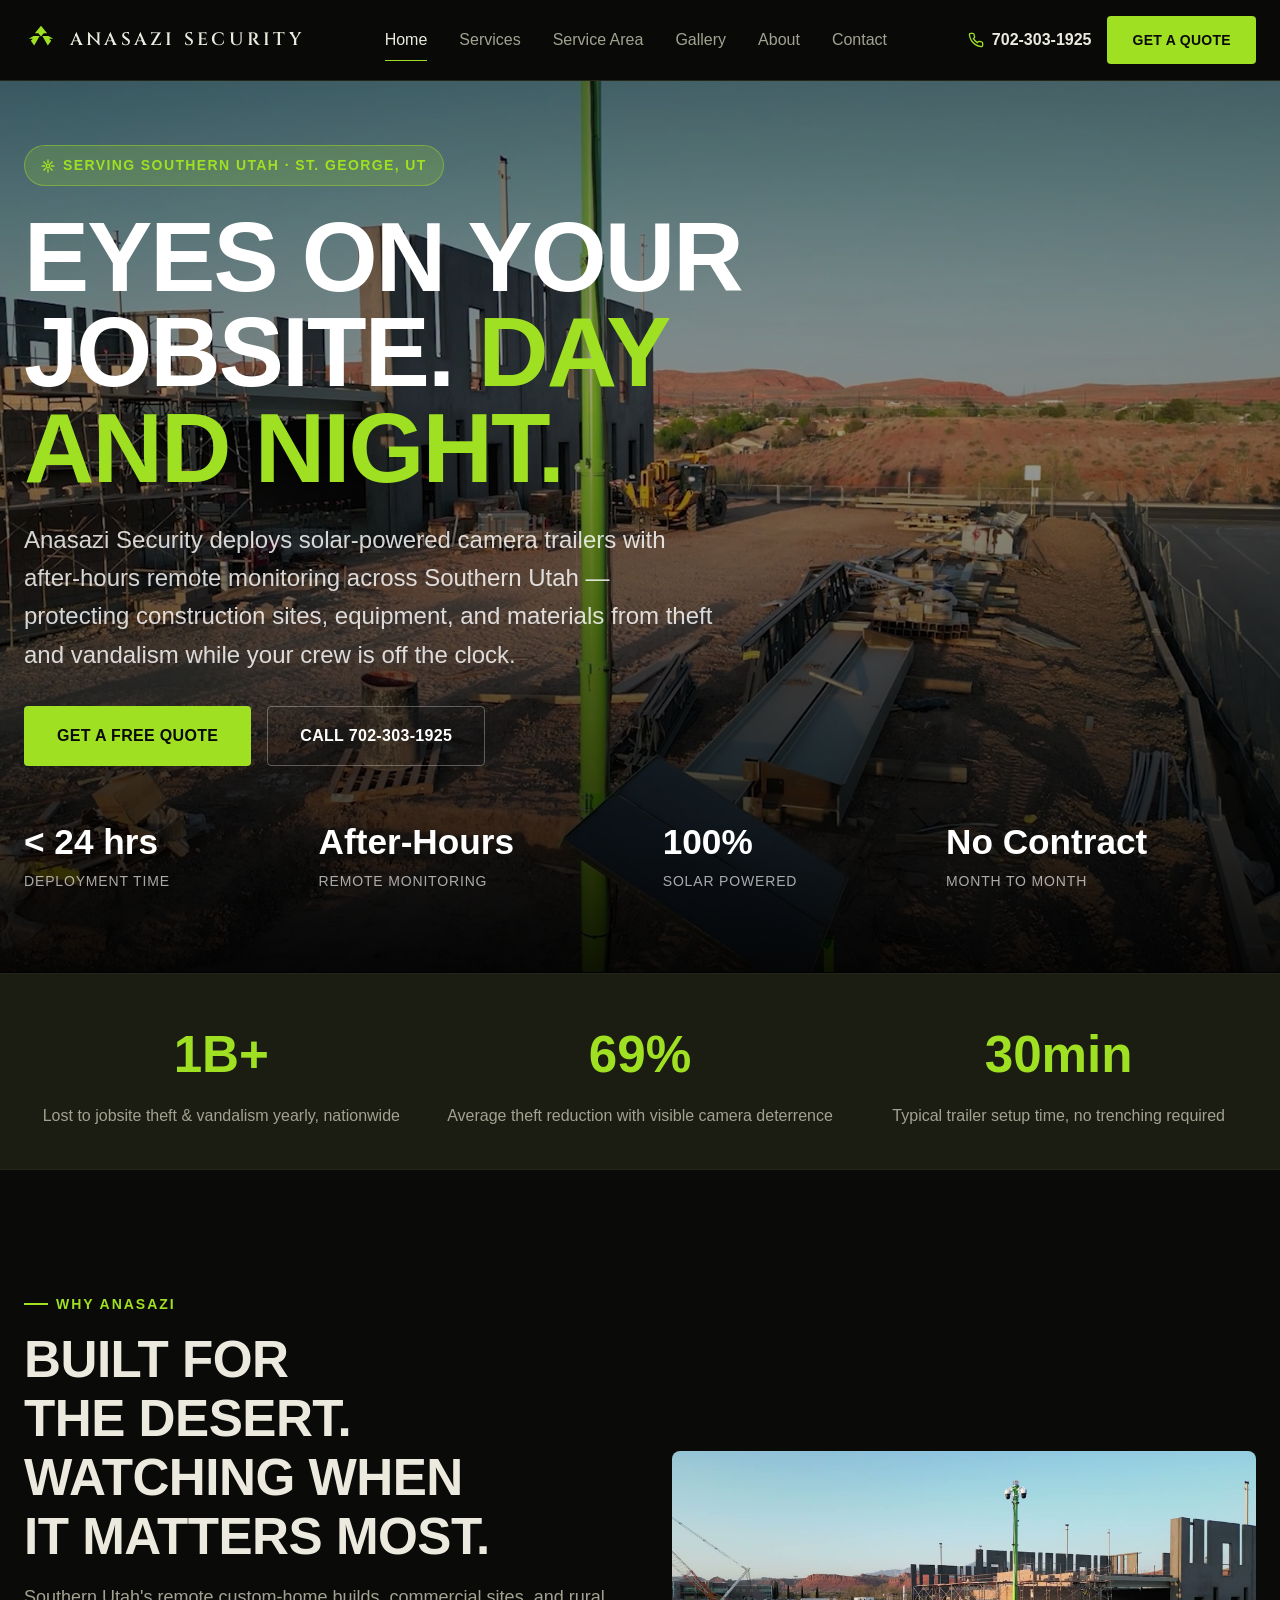
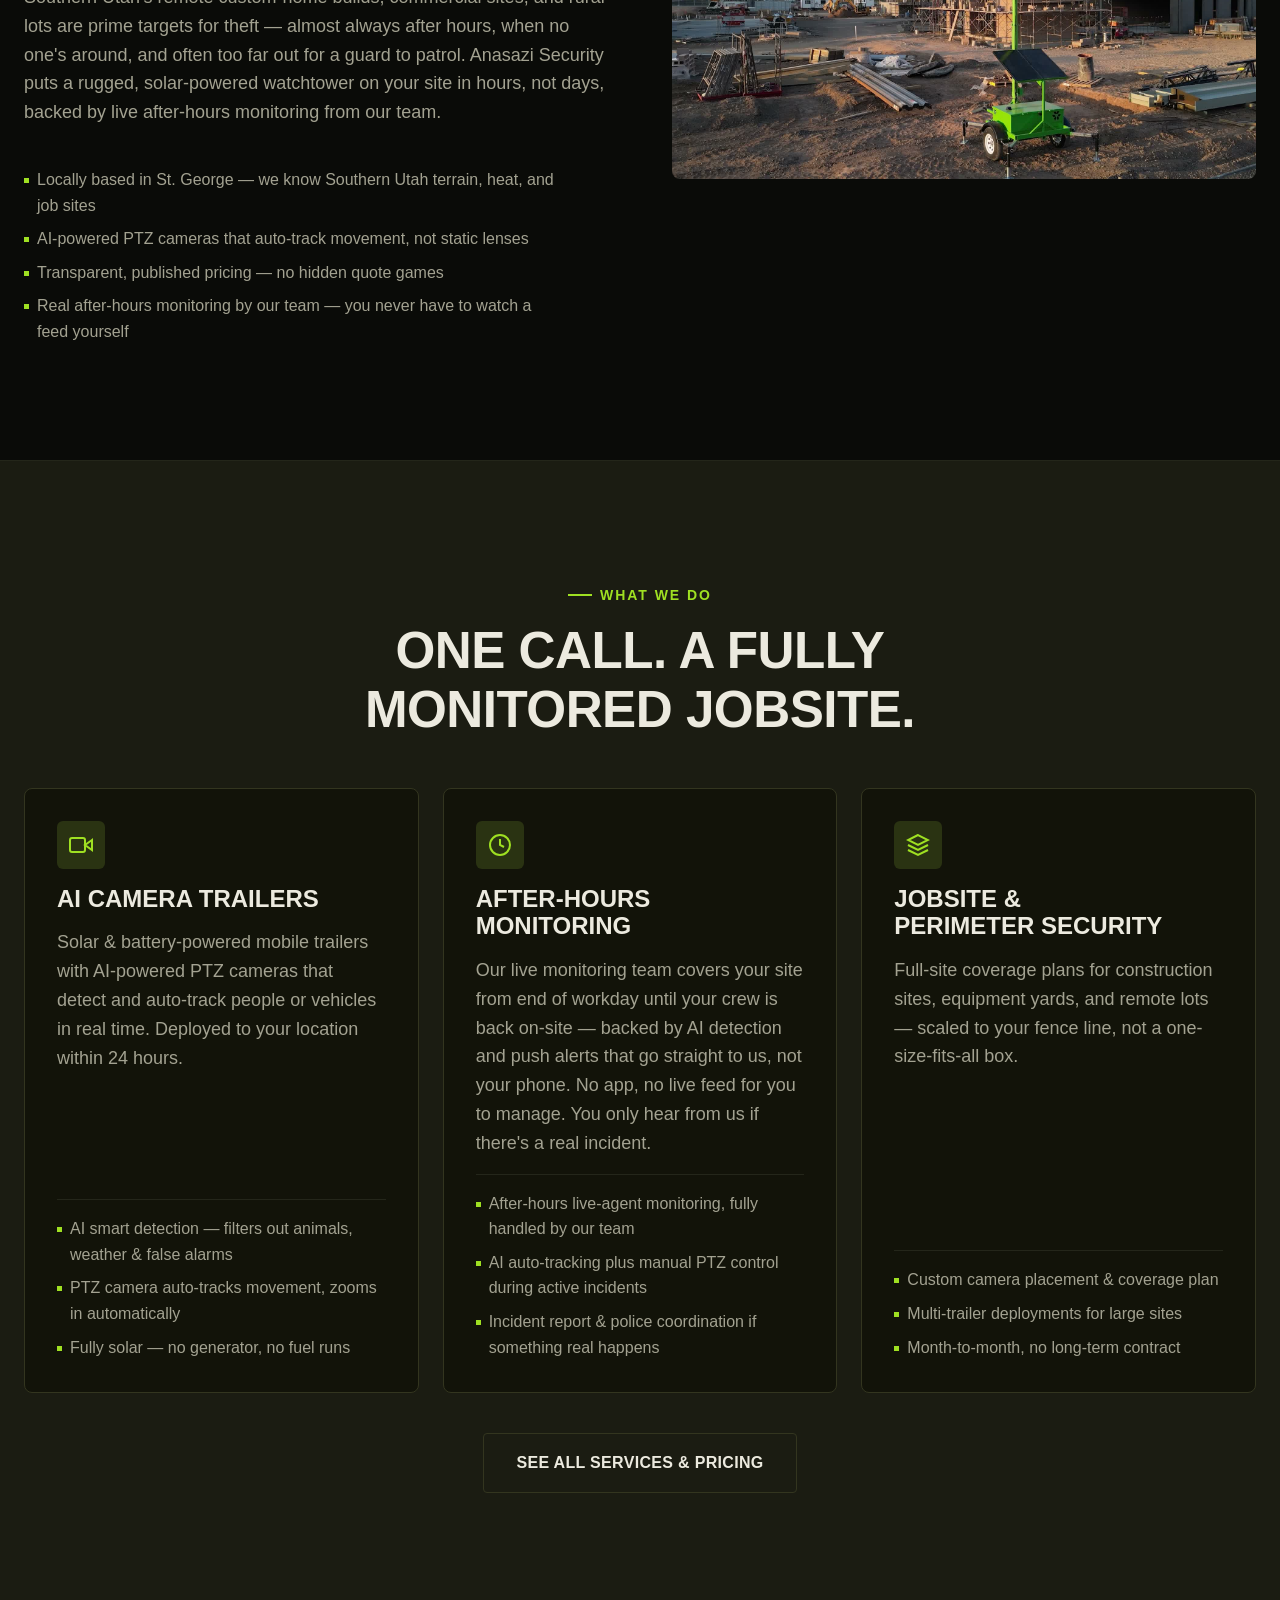
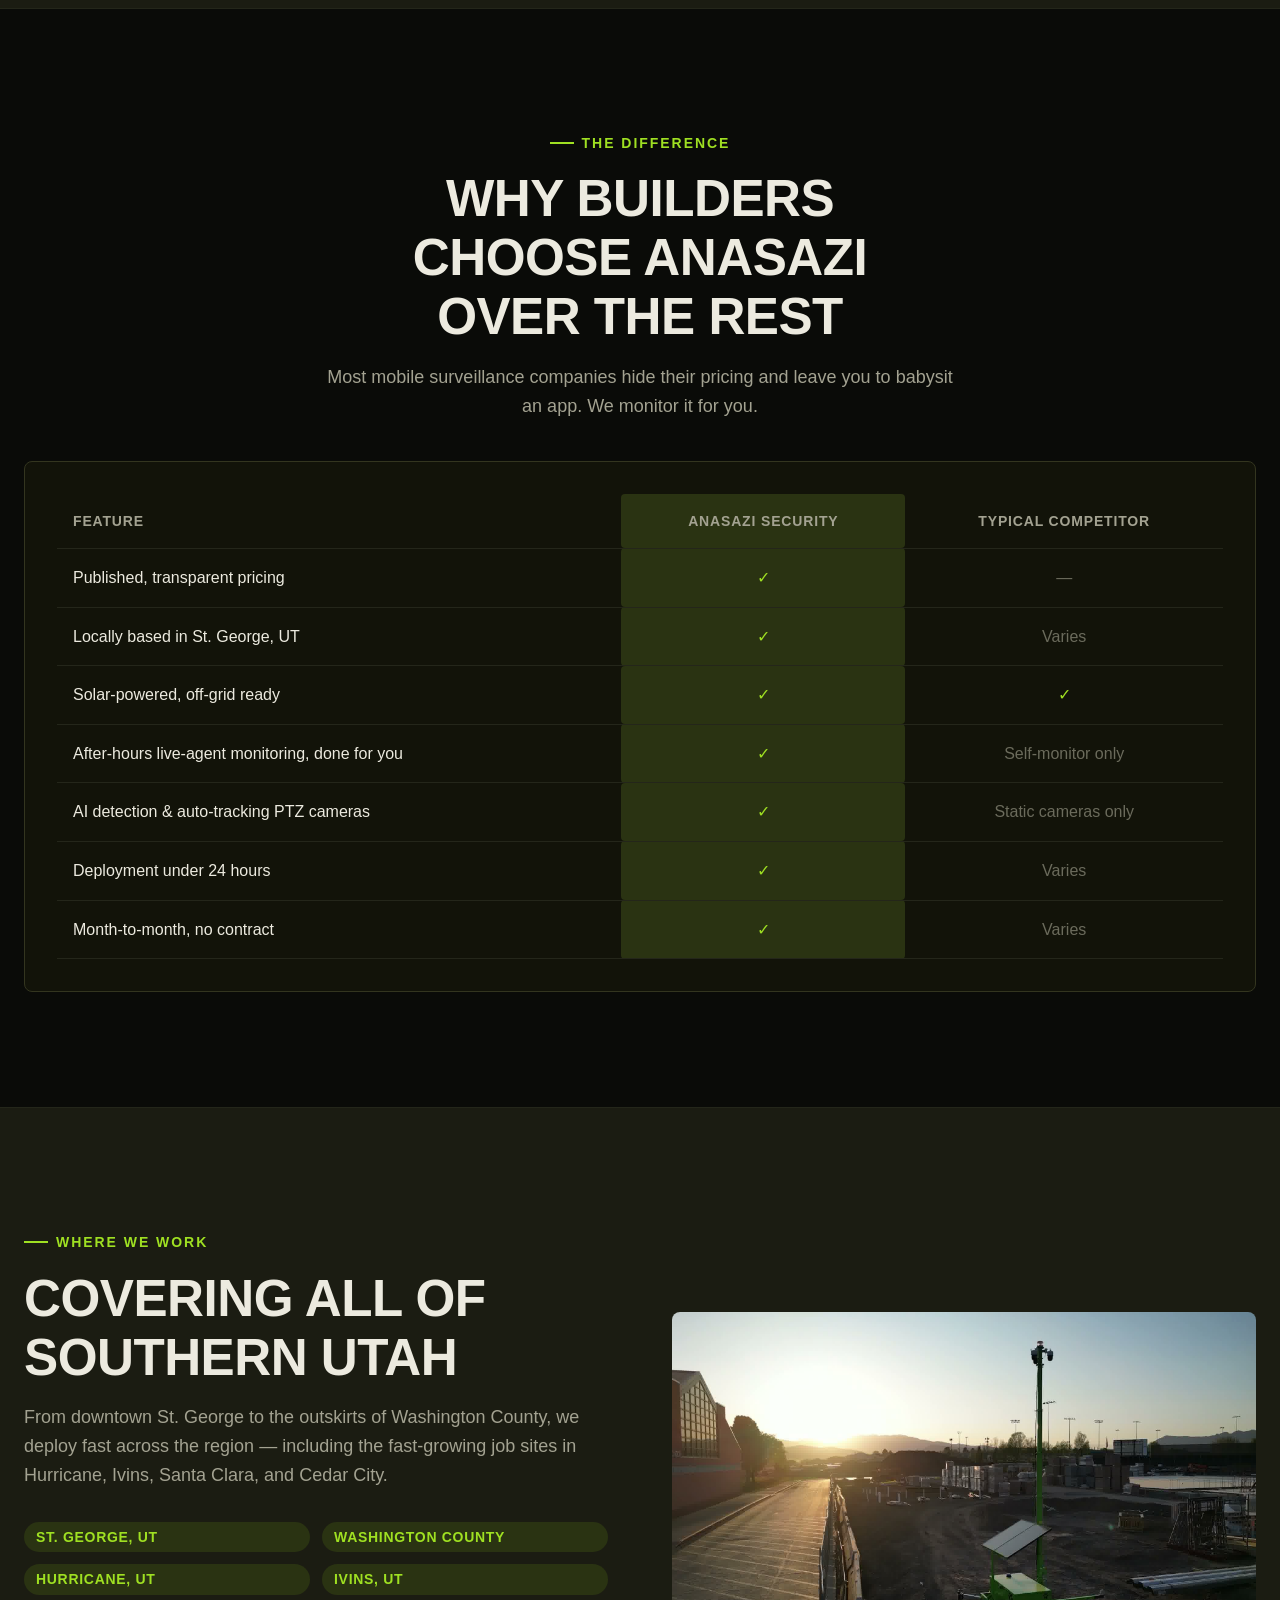
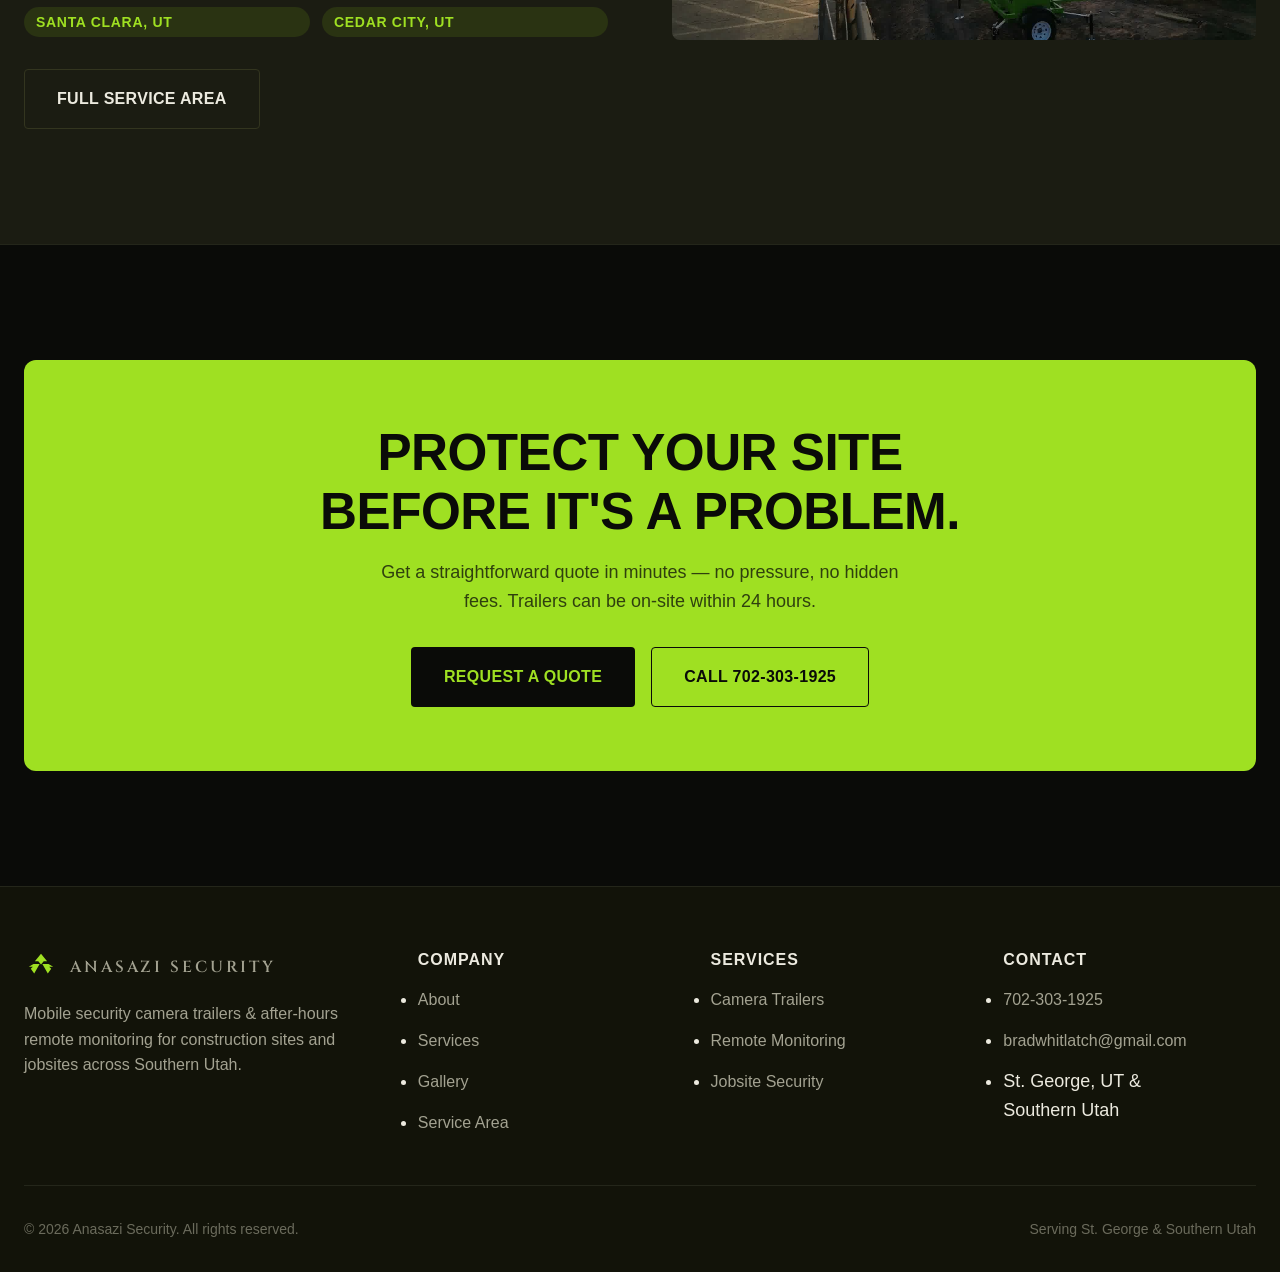
<file: index.html>
<!doctype html>
<html lang="en">
<head>
<meta charset="UTF-8" />
<meta name="viewport" content="width=device-width, initial-scale=1.0" />
<title>Anasazi Security | Mobile Camera Trailers & Remote Monitoring in Southern Utah</title>
<meta name="description" content="Solar-powered mobile security camera trailers with AI detection, auto-tracking PTZ cameras, and after-hours remote monitoring for construction sites and jobsites across St. George, Washington County & Southern Utah. Fast deployment, transparent pricing." />
<meta name="keywords" content="construction site security camera rental St George UT, mobile surveillance trailer Utah, solar security camera trailer, AI PTZ security camera Utah, jobsite security Southern Utah" />
<link rel="canonical" href="https://anasazisecurity.com/" />

<meta property="og:type" content="website" />
<meta property="og:title" content="Anasazi Security | Mobile Camera Trailers & Remote Monitoring" />
<meta property="og:description" content="Solar-powered camera trailers & after-hours remote monitoring protecting jobsites across Southern Utah. Fast deployment. Transparent pricing." />
<meta property="og:image" content="./assets/images/hero-poster.jpg" />
<meta property="og:url" content="https://anasazisecurity.com/" />
<meta name="twitter:card" content="summary_large_image" />

<link rel="icon" type="image/jpeg" href="./assets/images/logo-source.jpg" />
<link rel="preconnect" href="https://api.fontshare.com" />
<link rel="stylesheet" href="./base.css" />
<link rel="stylesheet" href="./style.css" />

<script type="application/ld+json">
{
  "@context": "https://schema.org",
  "@type": "LocalBusiness",
  "name": "Anasazi Security",
  "image": "https://anasazisecurity.com/assets/images/hero-poster.jpg",
  "@id": "https://anasazisecurity.com/",
  "description": "Mobile solar-powered security camera trailer rental with AI-powered PTZ cameras and after-hours remote video monitoring for construction sites and jobsites across Southern Utah.",
  "telephone": "+1-702-303-1925",
  "email": "bradwhitlatch@gmail.com",
  "areaServed": ["St. George, UT", "Washington County, UT", "Hurricane, UT", "Ivins, UT", "Santa Clara, UT", "Cedar City, UT", "Southern Utah"],
  "address": {
    "@type": "PostalAddress",
    "addressLocality": "St. George",
    "addressRegion": "UT",
    "addressCountry": "US"
  },
  "url": "https://anasazisecurity.com/",
  "priceRange": "$$",
  "openingHoursSpecification": {
    "@type": "OpeningHoursSpecification",
    "dayOfWeek": ["Monday","Tuesday","Wednesday","Thursday","Friday","Saturday","Sunday"],
    "opens": "00:00",
    "closes": "23:59"
  }
}
</script>
</head>
<body>

<a href="#main" class="sr-only">Skip to content</a>

<header class="header">
  <div class="container header-inner">
    <a href="./index.html" class="brand">
      <svg viewBox="0 0 100 100" fill="none" xmlns="http://www.w3.org/2000/svg" aria-hidden="true">
        <path d="M50 8 L68 30 L58 30 L50 40 L42 30 L32 30 Z" fill="currentColor" style="color: var(--color-primary)"/>
        <path d="M28 38 L46 38 L38 52 L30 66 L20 52 L26 46 L14 46 Z" fill="currentColor" style="color: var(--color-primary)"/>
        <path d="M72 38 L54 38 L62 52 L70 66 L80 52 L74 46 L86 46 Z" fill="currentColor" style="color: var(--color-primary)"/>
      </svg>
      Anasazi Security
    </a>
    <nav class="nav-links" aria-label="Primary">
      <a href="./index.html" aria-current="page">Home</a>
      <a href="./pages/services.html">Services</a>
      <a href="./pages/service-area.html">Service Area</a>
      <a href="./pages/gallery.html">Gallery</a>
      <a href="./pages/about.html">About</a>
      <a href="./pages/contact.html">Contact</a>
    </nav>
    <div class="header-cta">
      <a href="tel:+17023031925" class="phone-link">
        <svg viewBox="0 0 24 24" fill="none" stroke="currentColor" stroke-width="2"><path d="M22 16.92v3a2 2 0 0 1-2.18 2 19.79 19.79 0 0 1-8.63-3.07 19.5 19.5 0 0 1-6-6 19.79 19.79 0 0 1-3.07-8.67A2 2 0 0 1 4.11 2h3a2 2 0 0 1 2 1.72c.127.96.361 1.903.7 2.81a2 2 0 0 1-.45 2.11L8.09 9.91a16 16 0 0 0 6 6l1.27-1.27a2 2 0 0 1 2.11-.45c.907.339 1.85.573 2.81.7A2 2 0 0 1 22 16.92z"/></svg>
        <span>702-303-1925</span>
      </a>
      <a href="./pages/contact.html" class="btn btn--primary btn--sm">Get a Quote</a>
      <button class="nav-toggle" data-nav-toggle aria-label="Open menu">
        <svg viewBox="0 0 24 24" fill="none" stroke="currentColor" stroke-width="2"><line x1="3" y1="12" x2="21" y2="12"/><line x1="3" y1="6" x2="21" y2="6"/><line x1="3" y1="18" x2="21" y2="18"/></svg>
      </button>
    </div>
  </div>
</header>

<div class="mobile-menu" data-mobile-menu>
  <div class="mobile-menu-header">
    <span class="brand">Anasazi Security</span>
    <button class="mobile-menu-close" data-mobile-close aria-label="Close menu">
      <svg viewBox="0 0 24 24" fill="none" stroke="currentColor" stroke-width="2"><line x1="18" y1="6" x2="6" y2="18"/><line x1="6" y1="6" x2="18" y2="18"/></svg>
    </button>
  </div>
  <nav aria-label="Mobile">
    <a href="./index.html">Home</a>
    <a href="./pages/services.html">Services</a>
    <a href="./pages/service-area.html">Service Area</a>
    <a href="./pages/gallery.html">Gallery</a>
    <a href="./pages/about.html">About</a>
    <a href="./pages/contact.html">Contact</a>
    <a href="tel:+17023031925">Call 702-303-1925</a>
  </nav>
</div>

<main id="main">

  <!-- HERO -->
  <section class="hero" style="padding-block:0;">
    <div class="hero-media">
      <video autoplay muted loop playsinline poster="./assets/images/hero-poster.jpg">
        <source src="./assets/video/hero-loop.mp4" type="video/mp4" />
      </video>
    </div>
    <div class="container hero-content">
      <span class="hero-tag">
        <svg viewBox="0 0 24 24" fill="none" stroke="currentColor" stroke-width="2.5"><circle cx="12" cy="12" r="3"/><path d="M12 1v6M12 17v6M4.22 4.22l4.24 4.24M15.54 15.54l4.24 4.24M1 12h6M17 12h6M4.22 19.78l4.24-4.24M15.54 8.46l4.24-4.24"/></svg>
        Serving Southern Utah &middot; St. George, UT
      </span>
      <h1>Eyes on your jobsite. <em>Day and night.</em></h1>
      <p class="hero-sub">Anasazi Security deploys solar-powered camera trailers with after-hours remote monitoring across Southern Utah — protecting construction sites, equipment, and materials from theft and vandalism while your crew is off the clock.</p>
      <div class="hero-actions">
        <a href="./pages/contact.html" class="btn btn--primary">Get a Free Quote</a>
        <a href="tel:+17023031925" class="btn btn--outline" style="border-color:rgba(255,255,255,.3); color:#fff;">Call 702-303-1925</a>
      </div>
      <div class="hero-stats">
        <div>
          <div class="hero-stat-num">&lt; 24 hrs</div>
          <div class="hero-stat-label">Deployment Time</div>
        </div>
        <div>
          <div class="hero-stat-num">After-Hours</div>
          <div class="hero-stat-label">Remote Monitoring</div>
        </div>
        <div>
          <div class="hero-stat-num">100%</div>
          <div class="hero-stat-label">Solar Powered</div>
        </div>
        <div>
          <div class="hero-stat-num">No Contract</div>
          <div class="hero-stat-label">Month to Month</div>
        </div>
      </div>
    </div>
  </section>

  <!-- TRUST / STATS BAND -->
  <div class="stats-band">
    <div class="container">
      <div class="grid grid--3" style="padding-block: var(--space-10);">
        <div class="stat-item">
          <div class="stat-num"><span data-count="1" data-suffix="B+">0</span></div>
          <div class="stat-label">Lost to jobsite theft &amp; vandalism yearly, nationwide</div>
        </div>
        <div class="stat-item">
          <div class="stat-num"><span data-count="69" data-suffix="%">0</span></div>
          <div class="stat-label">Average theft reduction with visible camera deterrence</div>
        </div>
        <div class="stat-item">
          <div class="stat-num"><span data-count="30" data-suffix="min">0</span></div>
          <div class="stat-label">Typical trailer setup time, no trenching required</div>
        </div>
      </div>
    </div>
  </div>

  <!-- INTRO / WHY -->
  <section>
    <div class="container">
      <div class="grid grid--2" style="align-items:center; gap: var(--space-16);">
        <div class="reveal">
          <span class="section-eyebrow">Why Anasazi</span>
          <h2>Built for the desert. Watching when it matters most.</h2>
          <p class="max-w-prose">Southern Utah's remote custom-home builds, commercial sites, and rural lots are prime targets for theft — almost always after hours, when no one's around, and often too far out for a guard to patrol. Anasazi Security puts a rugged, solar-powered watchtower on your site in hours, not days, backed by live after-hours monitoring from our team.</p>
          <ul class="service-list" style="border:none; margin-top: var(--space-6);">
            <li>Locally based in St. George — we know Southern Utah terrain, heat, and job sites</li>
            <li>AI-powered PTZ cameras that auto-track movement, not static lenses</li>
            <li>Transparent, published pricing — no hidden quote games</li>
            <li>Real after-hours monitoring by our team — you never have to watch a feed yourself</li>
          </ul>
        </div>
        <div class="reveal">
          <img src="./assets/images/gallery-03.jpg" alt="Anasazi Security solar camera trailer deployed at a St. George construction site at golden hour" style="border-radius: var(--radius-lg);" loading="lazy" width="800" height="533" />
        </div>
      </div>
    </div>
  </section>

  <!-- SERVICES -->
  <section style="background: var(--color-surface-offset); border-block: 1px solid var(--color-divider);">
    <div class="container">
      <div class="text-center" style="max-width: 640px; margin-inline:auto; margin-bottom: var(--space-12);">
        <span class="section-eyebrow" style="justify-content:center;">What We Do</span>
        <h2>One call. A fully monitored jobsite.</h2>
      </div>
      <div class="grid grid--3">
        <div class="service-card reveal">
          <div class="service-icon">
            <svg viewBox="0 0 24 24" fill="none" stroke="currentColor" stroke-width="2"><path d="M23 7l-7 5 7 5V7z"/><rect x="1" y="5" width="15" height="14" rx="2"/></svg>
          </div>
          <h3>AI Camera Trailers</h3>
          <p>Solar &amp; battery-powered mobile trailers with AI-powered PTZ cameras that detect and auto-track people or vehicles in real time. Deployed to your location within 24 hours.</p>
          <ul class="service-list">
            <li>AI smart detection — filters out animals, weather &amp; false alarms</li>
            <li>PTZ camera auto-tracks movement, zooms in automatically</li>
            <li>Fully solar — no generator, no fuel runs</li>
          </ul>
        </div>
        <div class="service-card reveal">
          <div class="service-icon">
            <svg viewBox="0 0 24 24" fill="none" stroke="currentColor" stroke-width="2"><circle cx="12" cy="12" r="10"/><path d="M12 6v6l4 2"/></svg>
          </div>
          <h3>After-Hours Monitoring</h3>
          <p>Our live monitoring team covers your site from end of workday until your crew is back on-site — backed by AI detection and push alerts that go straight to us, not your phone. No app, no live feed for you to manage. You only hear from us if there's a real incident.</p>
          <ul class="service-list">
            <li>After-hours live-agent monitoring, fully handled by our team</li>
            <li>AI auto-tracking plus manual PTZ control during active incidents</li>
            <li>Incident report &amp; police coordination if something real happens</li>
          </ul>
        </div>
        <div class="service-card reveal">
          <div class="service-icon">
            <svg viewBox="0 0 24 24" fill="none" stroke="currentColor" stroke-width="2"><path d="M12 2L2 7l10 5 10-5-10-5z"/><path d="M2 17l10 5 10-5"/><path d="M2 12l10 5 10-5"/></svg>
          </div>
          <h3>Jobsite &amp; Perimeter Security</h3>
          <p>Full-site coverage plans for construction sites, equipment yards, and remote lots — scaled to your fence line, not a one-size-fits-all box.</p>
          <ul class="service-list">
            <li>Custom camera placement &amp; coverage plan</li>
            <li>Multi-trailer deployments for large sites</li>
            <li>Month-to-month, no long-term contract</li>
          </ul>
        </div>
      </div>
      <div class="text-center" style="margin-top: var(--space-10);">
        <a href="./pages/services.html" class="btn btn--outline">See All Services &amp; Pricing</a>
      </div>
    </div>
  </section>

  <!-- COMPARISON -->
  <section>
    <div class="container">
      <div class="text-center" style="max-width: 640px; margin-inline:auto; margin-bottom: var(--space-10);">
        <span class="section-eyebrow" style="justify-content:center;">The Difference</span>
        <h2>Why builders choose Anasazi over the rest</h2>
        <p>Most mobile surveillance companies hide their pricing and leave you to babysit an app. We monitor it for you.</p>
      </div>
      <div class="card compare-scroll">
        <table class="compare-table">
          <thead>
            <tr>
              <th>Feature</th>
              <th class="col-us">Anasazi Security</th>
              <th>Typical Competitor</th>
            </tr>
          </thead>
          <tbody>
            <tr>
              <td>Published, transparent pricing</td>
              <td class="col-us"><span class="check">&#10003;</span></td>
              <td><span class="cross">&#8212;</span></td>
            </tr>
            <tr>
              <td>Locally based in St. George, UT</td>
              <td class="col-us"><span class="check">&#10003;</span></td>
              <td><span class="cross">Varies</span></td>
            </tr>
            <tr>
              <td>Solar-powered, off-grid ready</td>
              <td class="col-us"><span class="check">&#10003;</span></td>
              <td><span class="check">&#10003;</span></td>
            </tr>
            <tr>
              <td>After-hours live-agent monitoring, done for you</td>
              <td class="col-us"><span class="check">&#10003;</span></td>
              <td><span class="cross">Self-monitor only</span></td>
            </tr>
            <tr>
              <td>AI detection &amp; auto-tracking PTZ cameras</td>
              <td class="col-us"><span class="check">&#10003;</span></td>
              <td><span class="cross">Static cameras only</span></td>
            </tr>
            <tr>
              <td>Deployment under 24 hours</td>
              <td class="col-us"><span class="check">&#10003;</span></td>
              <td><span class="cross">Varies</span></td>
            </tr>
            <tr>
              <td>Month-to-month, no contract</td>
              <td class="col-us"><span class="check">&#10003;</span></td>
              <td><span class="cross">Varies</span></td>
            </tr>
          </tbody>
        </table>
      </div>
    </div>
  </section>

  <!-- SERVICE AREA -->
  <section style="background: var(--color-surface-offset); border-block: 1px solid var(--color-divider);">
    <div class="container">
      <div class="grid grid--2" style="align-items:center; gap: var(--space-16);">
        <div class="reveal">
          <span class="section-eyebrow">Where We Work</span>
          <h2>Covering all of Southern Utah</h2>
          <p class="max-w-prose">From downtown St. George to the outskirts of Washington County, we deploy fast across the region — including the fast-growing job sites in Hurricane, Ivins, Santa Clara, and Cedar City.</p>
          <div class="grid grid--2" style="margin-top: var(--space-8); gap: var(--space-3);">
            <span class="badge">St. George, UT</span>
            <span class="badge">Washington County</span>
            <span class="badge">Hurricane, UT</span>
            <span class="badge">Ivins, UT</span>
            <span class="badge">Santa Clara, UT</span>
            <span class="badge">Cedar City, UT</span>
          </div>
          <a href="./pages/service-area.html" class="btn btn--outline" style="margin-top: var(--space-8);">Full Service Area</a>
        </div>
        <div class="reveal">
          <img src="./assets/images/gallery-05.jpg" alt="Camera trailer overlooking a jobsite near St. George red rock terrain at sunset" style="border-radius: var(--radius-lg);" loading="lazy" width="800" height="533" />
        </div>
      </div>
    </div>
  </section>

  <!-- CTA -->
  <section>
    <div class="container">
      <div class="cta-band">
        <h2>Protect your site before it's a problem.</h2>
        <p>Get a straightforward quote in minutes — no pressure, no hidden fees. Trailers can be on-site within 24 hours.</p>
        <div class="flex" style="justify-content:center; flex-wrap:wrap; gap: var(--space-4);">
          <a href="./pages/contact.html" class="btn btn--primary">Request a Quote</a>
          <a href="tel:+17023031925" class="btn btn--outline">Call 702-303-1925</a>
        </div>
      </div>
    </div>
  </section>

</main>

<footer class="footer">
  <div class="container">
    <div class="footer-grid">
      <div>
        <a href="./index.html" class="brand" style="margin-bottom: var(--space-4); display:flex;">
          <svg viewBox="0 0 100 100" fill="none" xmlns="http://www.w3.org/2000/svg" aria-hidden="true">
            <path d="M50 8 L68 30 L58 30 L50 40 L42 30 L32 30 Z" fill="currentColor" style="color: var(--color-primary)"/>
            <path d="M28 38 L46 38 L38 52 L30 66 L20 52 L26 46 L14 46 Z" fill="currentColor" style="color: var(--color-primary)"/>
            <path d="M72 38 L54 38 L62 52 L70 66 L80 52 L74 46 L86 46 Z" fill="currentColor" style="color: var(--color-primary)"/>
          </svg>
          Anasazi Security
        </a>
        <p>Mobile security camera trailers &amp; after-hours remote monitoring for construction sites and jobsites across Southern Utah.</p>
      </div>
      <div>
        <h4>Company</h4>
        <ul>
          <li><a href="./pages/about.html">About</a></li>
          <li><a href="./pages/services.html">Services</a></li>
          <li><a href="./pages/gallery.html">Gallery</a></li>
          <li><a href="./pages/service-area.html">Service Area</a></li>
        </ul>
      </div>
      <div>
        <h4>Services</h4>
        <ul>
          <li><a href="./pages/services.html">Camera Trailers</a></li>
          <li><a href="./pages/services.html">Remote Monitoring</a></li>
          <li><a href="./pages/services.html">Jobsite Security</a></li>
        </ul>
      </div>
      <div>
        <h4>Contact</h4>
        <ul>
          <li><a href="tel:+17023031925">702-303-1925</a></li>
          <li><a href="mailto:bradwhitlatch@gmail.com">bradwhitlatch@gmail.com</a></li>
          <li>St. George, UT &amp; Southern Utah</li>
        </ul>
      </div>
    </div>
    <div class="footer-bottom">
      <span>&copy; 2026 Anasazi Security. All rights reserved.</span>
      <span>Serving St. George &amp; Southern Utah</span>
    </div>
  </div>
</footer>

<script src="./app.js"></script>
</body>
</html>
</file>
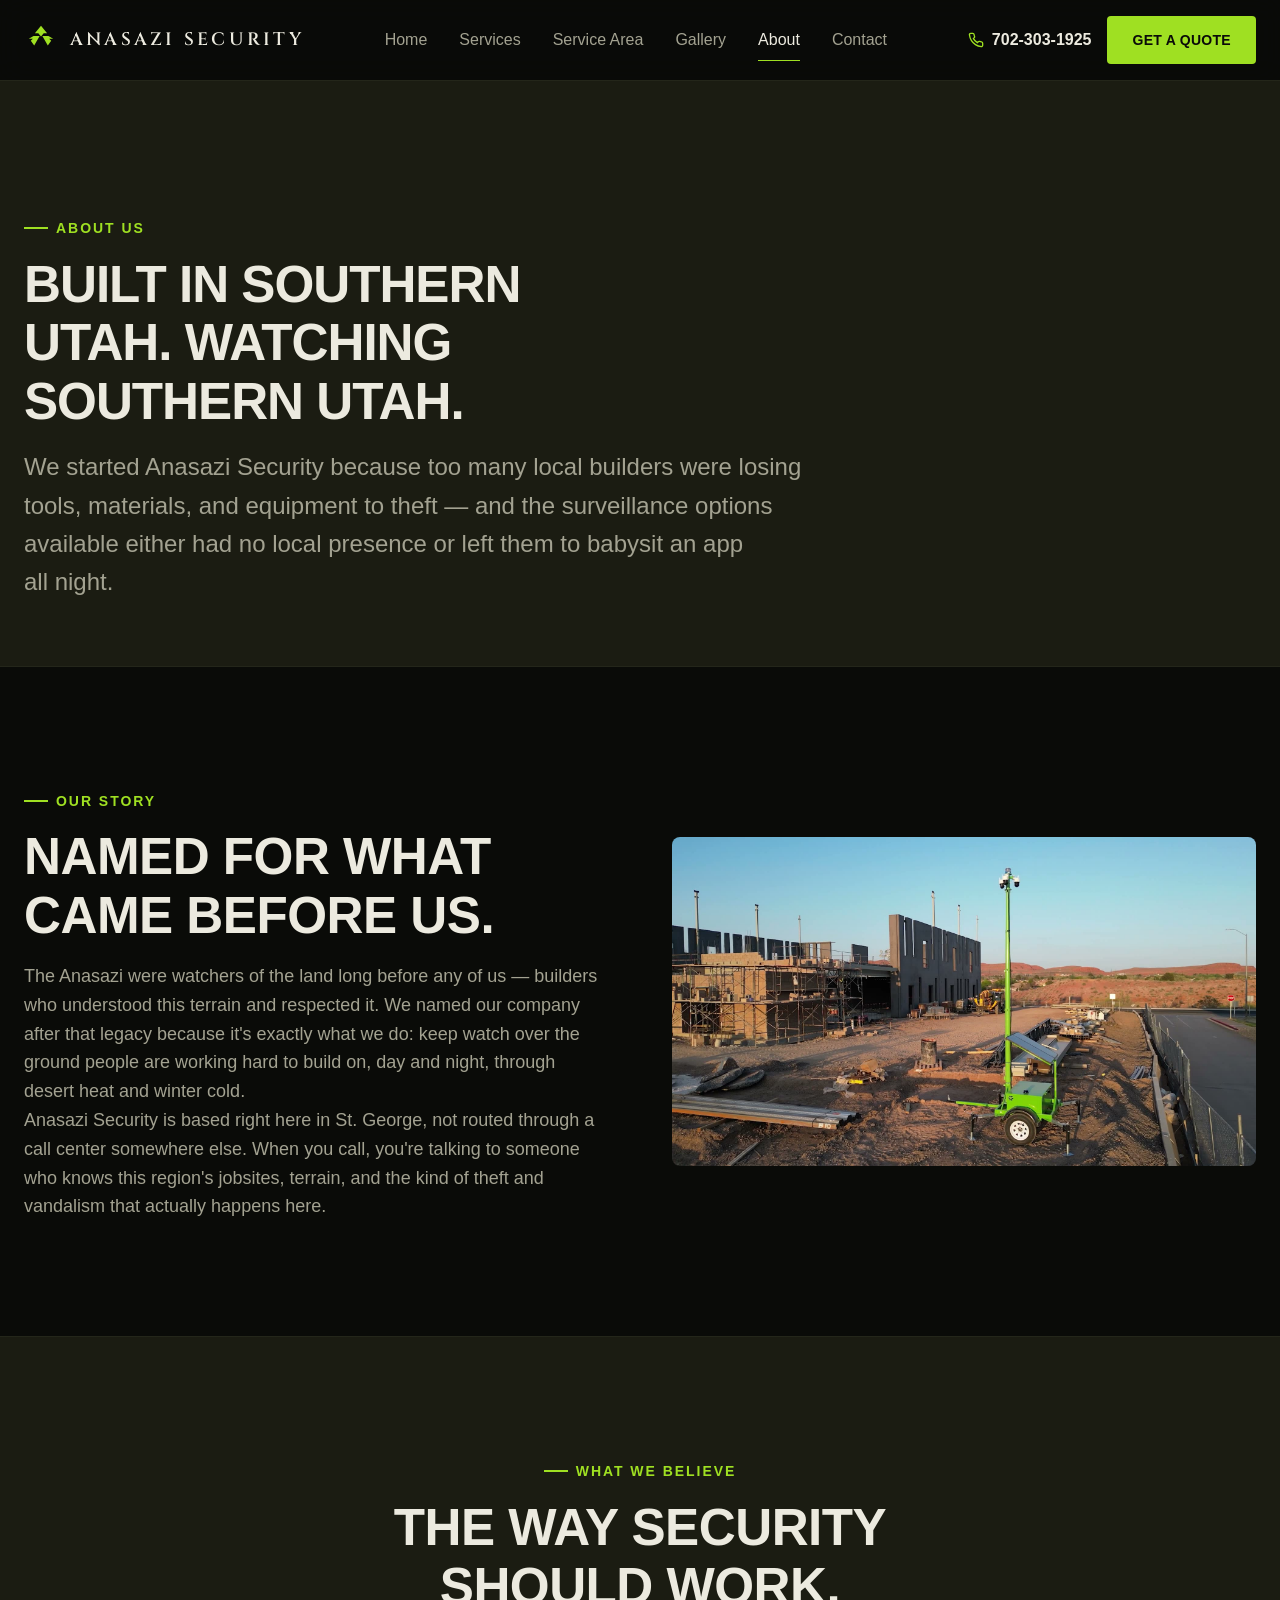
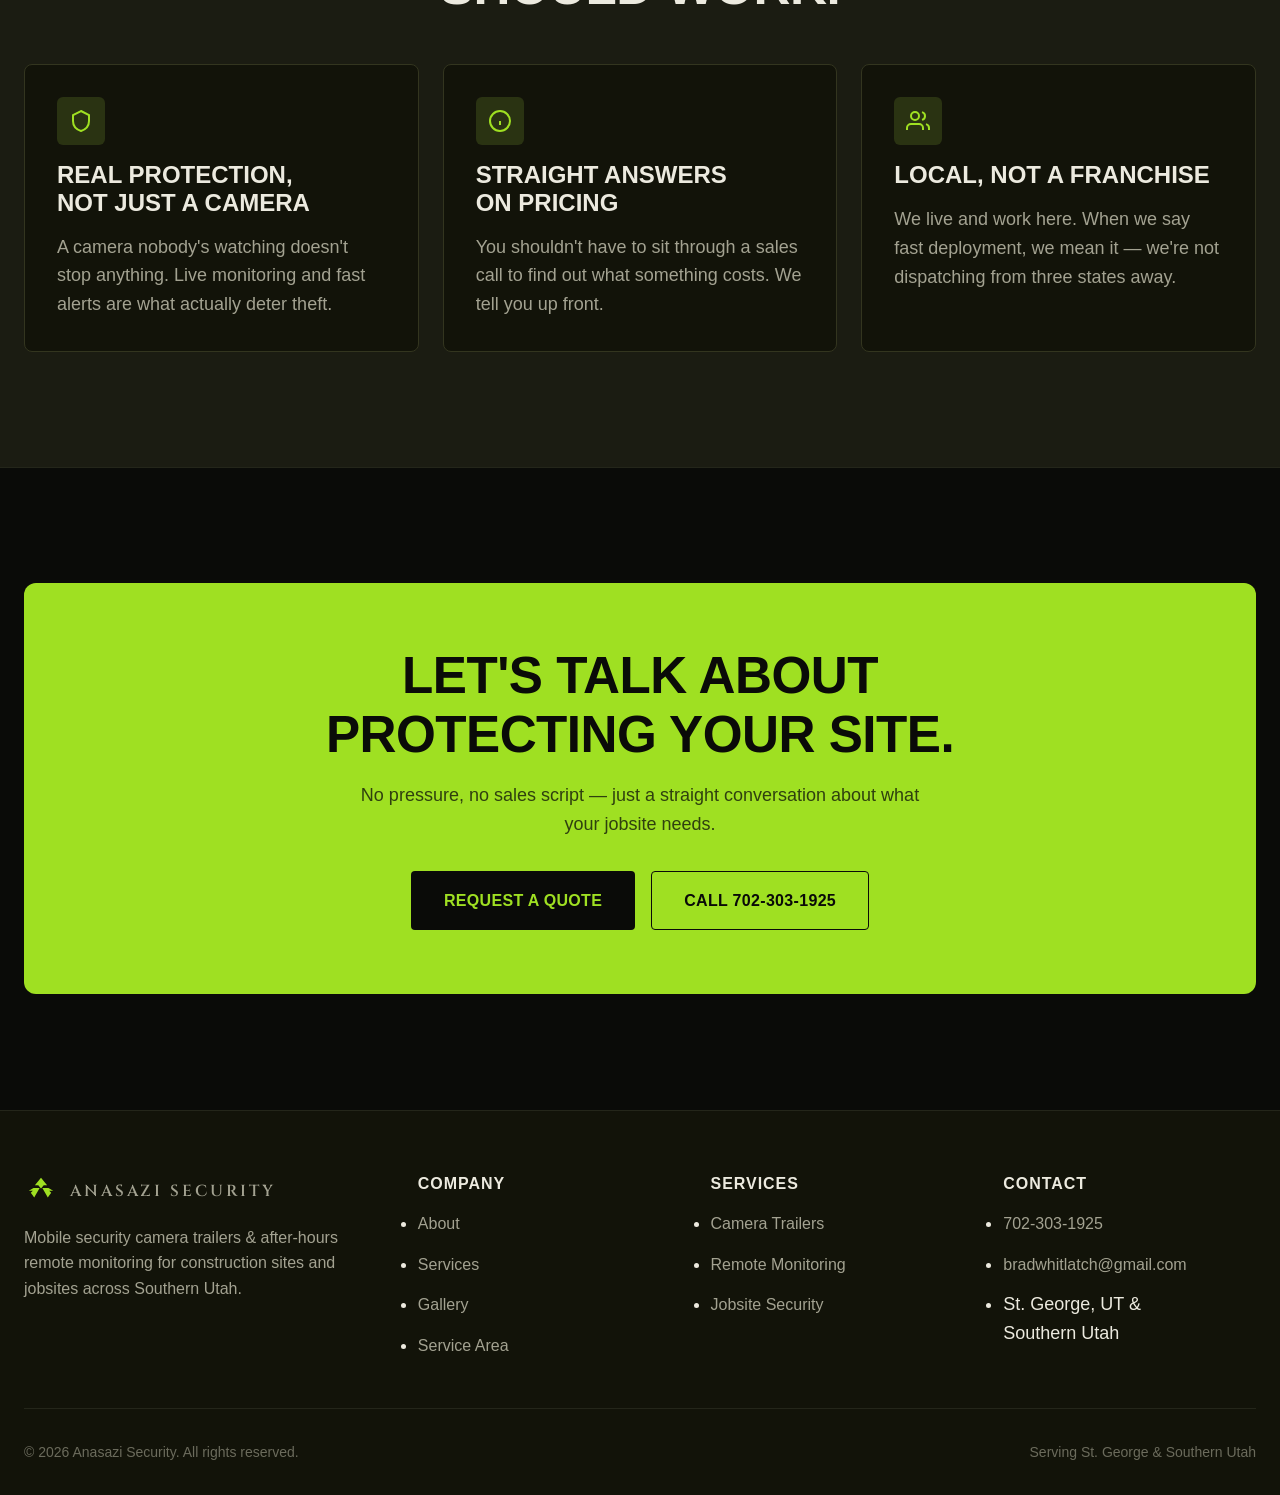
<file: pages/about.html>
<!doctype html>
<html lang="en">
<head>
<meta charset="UTF-8" />
<meta name="viewport" content="width=device-width, initial-scale=1.0" />
<title>About | Anasazi Security — Locally Owned in St. George, UT</title>
<meta name="description" content="Anasazi Security is a locally owned mobile security camera trailer company based in St. George, Utah, protecting jobsites across Southern Utah." />
<link rel="canonical" href="https://anasazisecurity.com/pages/about.html" />

<meta property="og:type" content="website" />
<meta property="og:title" content="About | Anasazi Security" />
<meta property="og:description" content="Locally owned mobile security camera trailer company based in St. George, UT." />
<meta property="og:image" content="../assets/images/hero-poster.jpg" />
<meta property="og:url" content="https://anasazisecurity.com/pages/about.html" />
<meta name="twitter:card" content="summary_large_image" />

<link rel="icon" type="image/jpeg" href="../assets/images/logo-source.jpg" />
<link rel="preconnect" href="https://api.fontshare.com" />
<link rel="stylesheet" href="../base.css" />
<link rel="stylesheet" href="../style.css" />
</head>
<body>

<a href="#main" class="sr-only">Skip to content</a>

<header class="header">
  <div class="container header-inner">
    <a href="../index.html" class="brand">
      <svg viewBox="0 0 100 100" fill="none" xmlns="http://www.w3.org/2000/svg" aria-hidden="true">
        <path d="M50 8 L68 30 L58 30 L50 40 L42 30 L32 30 Z" fill="currentColor" style="color: var(--color-primary)"/>
        <path d="M28 38 L46 38 L38 52 L30 66 L20 52 L26 46 L14 46 Z" fill="currentColor" style="color: var(--color-primary)"/>
        <path d="M72 38 L54 38 L62 52 L70 66 L80 52 L74 46 L86 46 Z" fill="currentColor" style="color: var(--color-primary)"/>
      </svg>
      Anasazi Security
    </a>
    <nav class="nav-links" aria-label="Primary">
      <a href="../index.html">Home</a>
      <a href="./services.html">Services</a>
      <a href="./service-area.html">Service Area</a>
      <a href="./gallery.html">Gallery</a>
      <a href="./about.html" aria-current="page">About</a>
      <a href="./contact.html">Contact</a>
    </nav>
    <div class="header-cta">
      <a href="tel:+17023031925" class="phone-link">
        <svg viewBox="0 0 24 24" fill="none" stroke="currentColor" stroke-width="2"><path d="M22 16.92v3a2 2 0 0 1-2.18 2 19.79 19.79 0 0 1-8.63-3.07 19.5 19.5 0 0 1-6-6 19.79 19.79 0 0 1-3.07-8.67A2 2 0 0 1 4.11 2h3a2 2 0 0 1 2 1.72c.127.96.361 1.903.7 2.81a2 2 0 0 1-.45 2.11L8.09 9.91a16 16 0 0 0 6 6l1.27-1.27a2 2 0 0 1 2.11-.45c.907.339 1.85.573 2.81.7A2 2 0 0 1 22 16.92z"/></svg>
        <span>702-303-1925</span>
      </a>
      <a href="./contact.html" class="btn btn--primary btn--sm">Get a Quote</a>
      <button class="nav-toggle" data-nav-toggle aria-label="Open menu">
        <svg viewBox="0 0 24 24" fill="none" stroke="currentColor" stroke-width="2"><line x1="3" y1="12" x2="21" y2="12"/><line x1="3" y1="6" x2="21" y2="6"/><line x1="3" y1="18" x2="21" y2="18"/></svg>
      </button>
    </div>
  </div>
</header>

<div class="mobile-menu" data-mobile-menu>
  <div class="mobile-menu-header">
    <span class="brand">Anasazi Security</span>
    <button class="mobile-menu-close" data-mobile-close aria-label="Close menu">
      <svg viewBox="0 0 24 24" fill="none" stroke="currentColor" stroke-width="2"><line x1="18" y1="6" x2="6" y2="18"/><line x1="6" y1="6" x2="18" y2="18"/></svg>
    </button>
  </div>
  <nav aria-label="Mobile">
    <a href="../index.html">Home</a>
    <a href="./services.html">Services</a>
    <a href="./service-area.html">Service Area</a>
    <a href="./gallery.html">Gallery</a>
    <a href="./about.html">About</a>
    <a href="./contact.html">Contact</a>
    <a href="tel:+17023031925">Call 702-303-1925</a>
  </nav>
</div>

<main id="main">

  <div class="page-header">
    <div class="container">
      <span class="section-eyebrow">About Us</span>
      <h1>Built in Southern Utah. Watching Southern Utah.</h1>
      <p>We started Anasazi Security because too many local builders were losing tools, materials, and equipment to theft — and the surveillance options available either had no local presence or left them to babysit an app all night.</p>
    </div>
  </div>

  <section>
    <div class="container">
      <div class="grid grid--2" style="align-items:center; gap: var(--space-16);">
        <div class="reveal">
          <span class="section-eyebrow">Our Story</span>
          <h2>Named for what came before us.</h2>
          <p class="max-w-prose">The Anasazi were watchers of the land long before any of us — builders who understood this terrain and respected it. We named our company after that legacy because it's exactly what we do: keep watch over the ground people are working hard to build on, day and night, through desert heat and winter cold.</p>
          <p class="max-w-prose">Anasazi Security is based right here in St. George, not routed through a call center somewhere else. When you call, you're talking to someone who knows this region's jobsites, terrain, and the kind of theft and vandalism that actually happens here.</p>
        </div>
        <div class="reveal">
          <img src="../assets/images/gallery-02.jpg" alt="Anasazi Security camera trailer on a Southern Utah jobsite" style="border-radius: var(--radius-lg);" loading="lazy" width="800" height="533" />
        </div>
      </div>
    </div>
  </section>

  <section style="background: var(--color-surface-offset); border-block: 1px solid var(--color-divider);">
    <div class="container">
      <div class="text-center" style="max-width: 640px; margin-inline:auto; margin-bottom: var(--space-12);">
        <span class="section-eyebrow" style="justify-content:center;">What We Believe</span>
        <h2>The way security should work.</h2>
      </div>
      <div class="grid grid--3">
        <div class="service-card reveal">
          <div class="service-icon">
            <svg viewBox="0 0 24 24" fill="none" stroke="currentColor" stroke-width="2"><path d="M12 2l8 4v6c0 5-3.5 8.5-8 10-4.5-1.5-8-5-8-10V6l8-4z"/></svg>
          </div>
          <h3>Real Protection, Not Just a Camera</h3>
          <p>A camera nobody's watching doesn't stop anything. Live monitoring and fast alerts are what actually deter theft.</p>
        </div>
        <div class="service-card reveal">
          <div class="service-icon">
            <svg viewBox="0 0 24 24" fill="none" stroke="currentColor" stroke-width="2"><circle cx="12" cy="12" r="10"/><path d="M12 16v-4M12 8h.01"/></svg>
          </div>
          <h3>Straight Answers on Pricing</h3>
          <p>You shouldn't have to sit through a sales call to find out what something costs. We tell you up front.</p>
        </div>
        <div class="service-card reveal">
          <div class="service-icon">
            <svg viewBox="0 0 24 24" fill="none" stroke="currentColor" stroke-width="2"><path d="M17 21v-2a4 4 0 0 0-4-4H5a4 4 0 0 0-4 4v2"/><circle cx="9" cy="7" r="4"/><path d="M23 21v-2a4 4 0 0 0-3-3.87"/><path d="M16 3.13a4 4 0 0 1 0 7.75"/></svg>
          </div>
          <h3>Local, Not a Franchise</h3>
          <p>We live and work here. When we say fast deployment, we mean it — we're not dispatching from three states away.</p>
        </div>
      </div>
    </div>
  </section>

  <section>
    <div class="container">
      <div class="cta-band">
        <h2>Let's talk about protecting your site.</h2>
        <p>No pressure, no sales script — just a straight conversation about what your jobsite needs.</p>
        <div class="flex" style="justify-content:center; flex-wrap:wrap; gap: var(--space-4);">
          <a href="./contact.html" class="btn btn--primary">Request a Quote</a>
          <a href="tel:+17023031925" class="btn btn--outline">Call 702-303-1925</a>
        </div>
      </div>
    </div>
  </section>

</main>

<footer class="footer">
  <div class="container">
    <div class="footer-grid">
      <div>
        <a href="../index.html" class="brand" style="margin-bottom: var(--space-4); display:flex;">
          <svg viewBox="0 0 100 100" fill="none" xmlns="http://www.w3.org/2000/svg" aria-hidden="true">
            <path d="M50 8 L68 30 L58 30 L50 40 L42 30 L32 30 Z" fill="currentColor" style="color: var(--color-primary)"/>
            <path d="M28 38 L46 38 L38 52 L30 66 L20 52 L26 46 L14 46 Z" fill="currentColor" style="color: var(--color-primary)"/>
            <path d="M72 38 L54 38 L62 52 L70 66 L80 52 L74 46 L86 46 Z" fill="currentColor" style="color: var(--color-primary)"/>
          </svg>
          Anasazi Security
        </a>
        <p>Mobile security camera trailers &amp; after-hours remote monitoring for construction sites and jobsites across Southern Utah.</p>
      </div>
      <div>
        <h4>Company</h4>
        <ul>
          <li><a href="./about.html">About</a></li>
          <li><a href="./services.html">Services</a></li>
          <li><a href="./gallery.html">Gallery</a></li>
          <li><a href="./service-area.html">Service Area</a></li>
        </ul>
      </div>
      <div>
        <h4>Services</h4>
        <ul>
          <li><a href="./services.html">Camera Trailers</a></li>
          <li><a href="./services.html">Remote Monitoring</a></li>
          <li><a href="./services.html">Jobsite Security</a></li>
        </ul>
      </div>
      <div>
        <h4>Contact</h4>
        <ul>
          <li><a href="tel:+17023031925">702-303-1925</a></li>
          <li><a href="mailto:bradwhitlatch@gmail.com">bradwhitlatch@gmail.com</a></li>
          <li>St. George, UT &amp; Southern Utah</li>
        </ul>
      </div>
    </div>
    <div class="footer-bottom">
      <span>&copy; 2026 Anasazi Security. All rights reserved.</span>
      <span>Serving St. George &amp; Southern Utah</span>
    </div>
  </div>
</footer>

<script src="../app.js"></script>
</body>
</html>
</file>
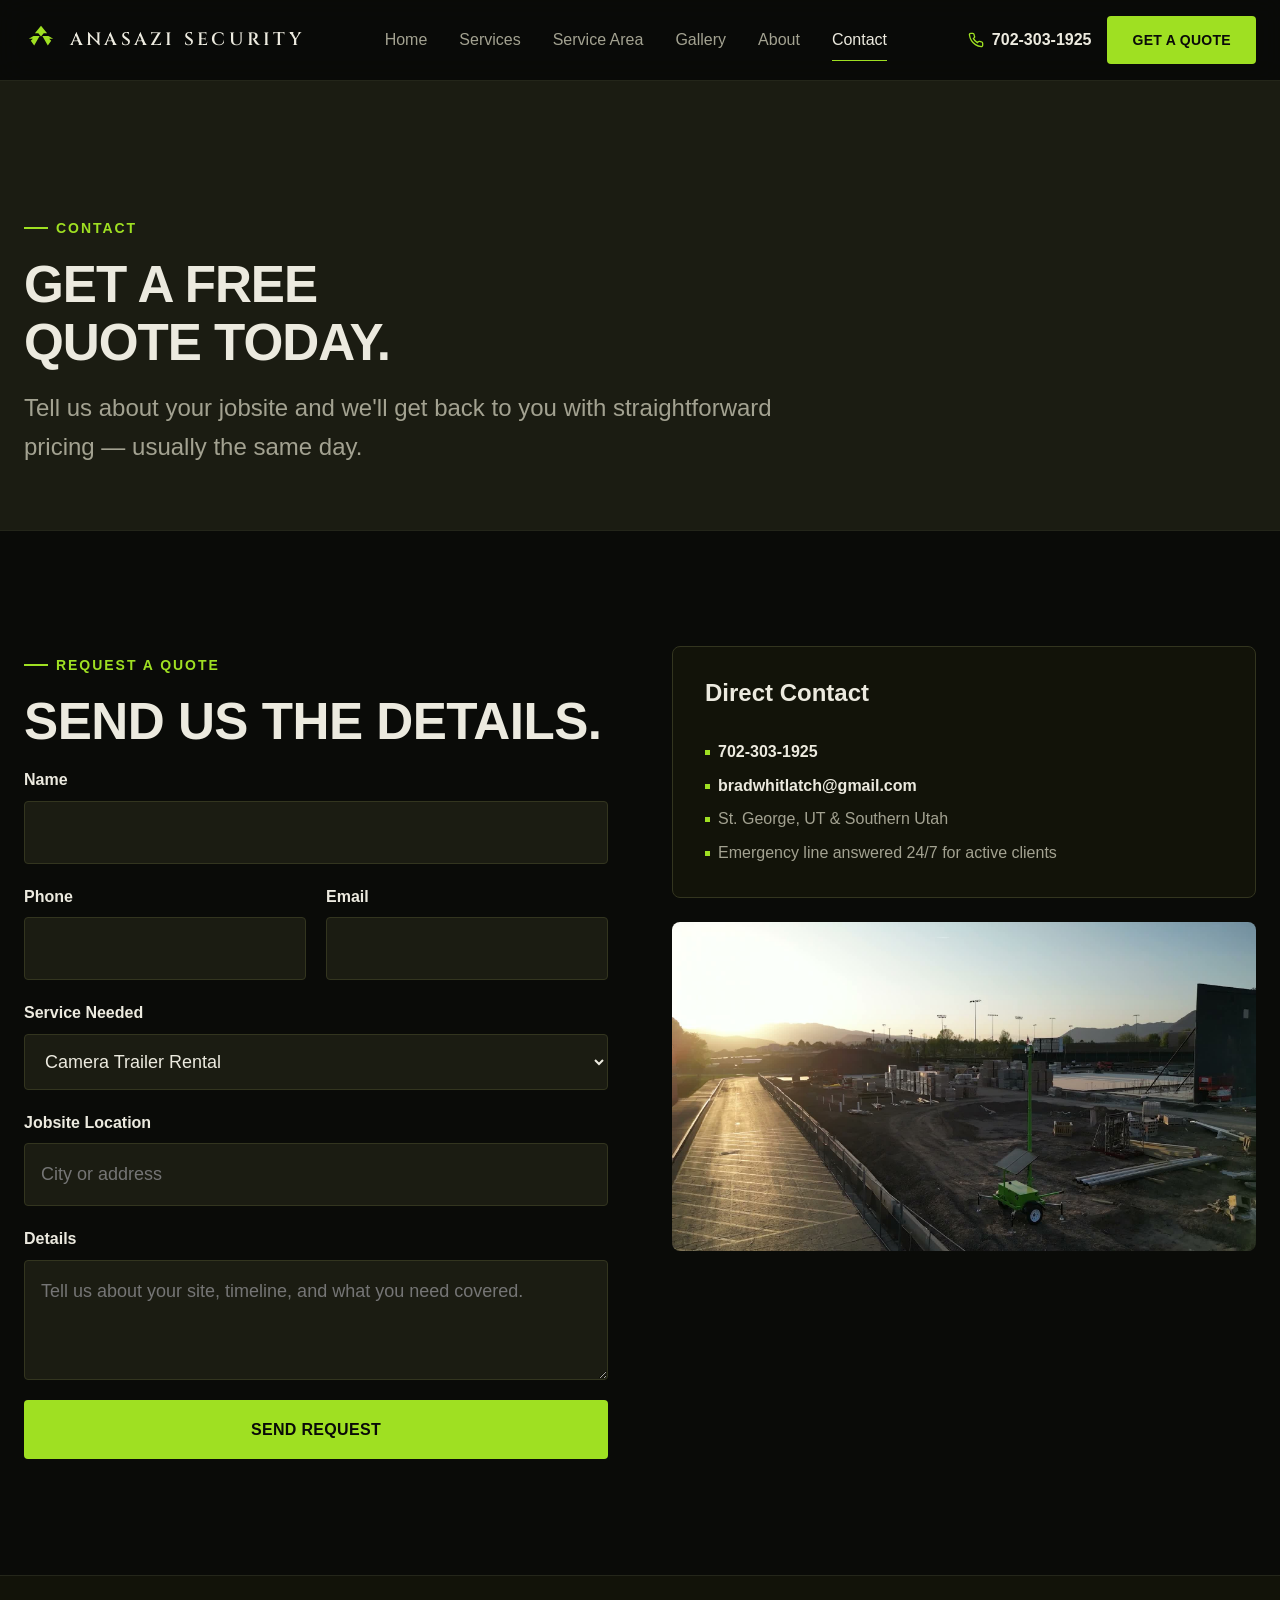
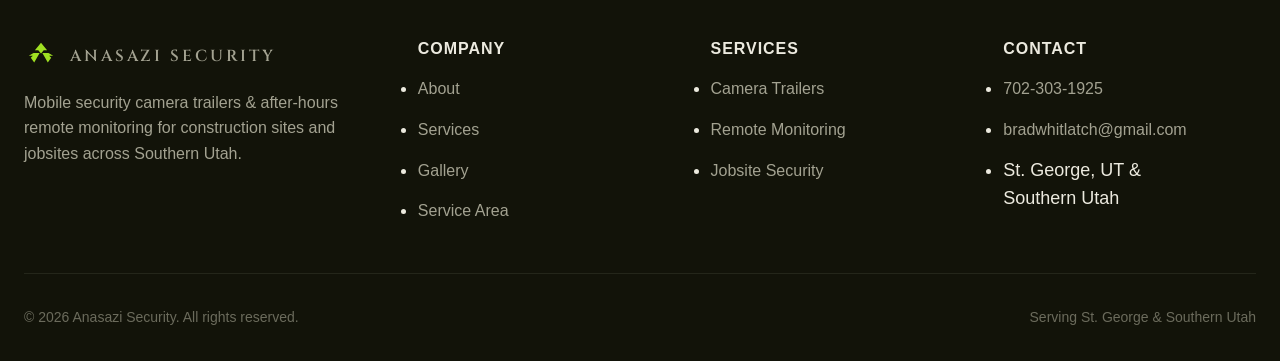
<file: pages/contact.html>
<!doctype html>
<html lang="en">
<head>
<meta charset="UTF-8" />
<meta name="viewport" content="width=device-width, initial-scale=1.0" />
<title>Contact | Anasazi Security — Get a Free Quote in St. George, UT</title>
<meta name="description" content="Request a free quote for camera trailer rental and after-hours remote monitoring in St. George and Southern Utah. Call 702-303-1925." />
<link rel="canonical" href="https://anasazisecurity.com/pages/contact.html" />

<meta property="og:type" content="website" />
<meta property="og:title" content="Contact | Anasazi Security" />
<meta property="og:description" content="Request a free quote for jobsite security camera trailers in Southern Utah." />
<meta property="og:image" content="../assets/images/hero-poster.jpg" />
<meta property="og:url" content="https://anasazisecurity.com/pages/contact.html" />
<meta name="twitter:card" content="summary_large_image" />

<link rel="icon" type="image/jpeg" href="../assets/images/logo-source.jpg" />
<link rel="preconnect" href="https://api.fontshare.com" />
<link rel="stylesheet" href="../base.css" />
<link rel="stylesheet" href="../style.css" />
</head>
<body>

<a href="#main" class="sr-only">Skip to content</a>

<header class="header">
  <div class="container header-inner">
    <a href="../index.html" class="brand">
      <svg viewBox="0 0 100 100" fill="none" xmlns="http://www.w3.org/2000/svg" aria-hidden="true">
        <path d="M50 8 L68 30 L58 30 L50 40 L42 30 L32 30 Z" fill="currentColor" style="color: var(--color-primary)"/>
        <path d="M28 38 L46 38 L38 52 L30 66 L20 52 L26 46 L14 46 Z" fill="currentColor" style="color: var(--color-primary)"/>
        <path d="M72 38 L54 38 L62 52 L70 66 L80 52 L74 46 L86 46 Z" fill="currentColor" style="color: var(--color-primary)"/>
      </svg>
      Anasazi Security
    </a>
    <nav class="nav-links" aria-label="Primary">
      <a href="../index.html">Home</a>
      <a href="./services.html">Services</a>
      <a href="./service-area.html">Service Area</a>
      <a href="./gallery.html">Gallery</a>
      <a href="./about.html">About</a>
      <a href="./contact.html" aria-current="page">Contact</a>
    </nav>
    <div class="header-cta">
      <a href="tel:+17023031925" class="phone-link">
        <svg viewBox="0 0 24 24" fill="none" stroke="currentColor" stroke-width="2"><path d="M22 16.92v3a2 2 0 0 1-2.18 2 19.79 19.79 0 0 1-8.63-3.07 19.5 19.5 0 0 1-6-6 19.79 19.79 0 0 1-3.07-8.67A2 2 0 0 1 4.11 2h3a2 2 0 0 1 2 1.72c.127.96.361 1.903.7 2.81a2 2 0 0 1-.45 2.11L8.09 9.91a16 16 0 0 0 6 6l1.27-1.27a2 2 0 0 1 2.11-.45c.907.339 1.85.573 2.81.7A2 2 0 0 1 22 16.92z"/></svg>
        <span>702-303-1925</span>
      </a>
      <a href="./contact.html" class="btn btn--primary btn--sm">Get a Quote</a>
      <button class="nav-toggle" data-nav-toggle aria-label="Open menu">
        <svg viewBox="0 0 24 24" fill="none" stroke="currentColor" stroke-width="2"><line x1="3" y1="12" x2="21" y2="12"/><line x1="3" y1="6" x2="21" y2="6"/><line x1="3" y1="18" x2="21" y2="18"/></svg>
      </button>
    </div>
  </div>
</header>

<div class="mobile-menu" data-mobile-menu>
  <div class="mobile-menu-header">
    <span class="brand">Anasazi Security</span>
    <button class="mobile-menu-close" data-mobile-close aria-label="Close menu">
      <svg viewBox="0 0 24 24" fill="none" stroke="currentColor" stroke-width="2"><line x1="18" y1="6" x2="6" y2="18"/><line x1="6" y1="6" x2="18" y2="18"/></svg>
    </button>
  </div>
  <nav aria-label="Mobile">
    <a href="../index.html">Home</a>
    <a href="./services.html">Services</a>
    <a href="./service-area.html">Service Area</a>
    <a href="./gallery.html">Gallery</a>
    <a href="./about.html">About</a>
    <a href="./contact.html">Contact</a>
    <a href="tel:+17023031925">Call 702-303-1925</a>
  </nav>
</div>

<main id="main">

  <div class="page-header">
    <div class="container">
      <span class="section-eyebrow">Contact</span>
      <h1>Get a free quote today.</h1>
      <p>Tell us about your jobsite and we'll get back to you with straightforward pricing — usually the same day.</p>
    </div>
  </div>

  <section>
    <div class="container">
      <div class="grid grid--2" style="gap: var(--space-16); align-items:flex-start;">
        <div class="reveal">
          <span class="section-eyebrow">Request a Quote</span>
          <h2>Send us the details.</h2>
          <form data-quote-form>
            <div class="form-field">
              <label for="name">Name</label>
              <input type="text" id="name" name="name" required />
            </div>
            <div class="grid grid--2" style="gap: var(--space-5);">
              <div class="form-field">
                <label for="phone">Phone</label>
                <input type="tel" id="phone" name="phone" required />
              </div>
              <div class="form-field">
                <label for="email">Email</label>
                <input type="email" id="email" name="email" />
              </div>
            </div>
            <div class="form-field">
              <label for="service">Service Needed</label>
              <select id="service" name="service">
                <option>Camera Trailer Rental</option>
                <option>Timelapse Camera</option>
                <option>Multi-Trailer & Niche Placements</option>
                <option>Not Sure — Help Me Decide</option>
              </select>
            </div>
            <div class="form-field">
              <label for="location">Jobsite Location</label>
              <input type="text" id="location" name="location" placeholder="City or address" required />
            </div>
            <div class="form-field">
              <label for="details">Details</label>
              <textarea id="details" name="details" placeholder="Tell us about your site, timeline, and what you need covered."></textarea>
            </div>
            <button type="submit" class="btn btn--primary" style="width:100%;">Send Request</button>
            <p data-form-confirm hidden style="margin-top: var(--space-4); color: var(--color-primary); font-size: var(--text-sm);">Thanks — your email app should be opening now. If it doesn't, call us directly at 702-303-1925.</p>
          </form>
        </div>
        <div class="reveal">
          <div class="card" style="margin-bottom: var(--space-6);">
            <h3 style="margin-bottom: var(--space-4);">Direct Contact</h3>
            <ul class="service-list" style="border:none;">
              <li><a href="tel:+17023031925" style="color: var(--color-text); font-weight:600;">702-303-1925</a></li>
              <li><a href="mailto:bradwhitlatch@gmail.com" style="color: var(--color-text); font-weight:600;">bradwhitlatch@gmail.com</a></li>
              <li>St. George, UT &amp; Southern Utah</li>
              <li>Emergency line answered 24/7 for active clients</li>
            </ul>
          </div>
          <img src="../assets/images/gallery-06.jpg" alt="Anasazi Security camera trailer ready for deployment" style="border-radius: var(--radius-lg); width:100%;" loading="lazy" width="800" height="533" />
        </div>
      </div>
    </div>
  </section>

</main>

<footer class="footer">
  <div class="container">
    <div class="footer-grid">
      <div>
        <a href="../index.html" class="brand" style="margin-bottom: var(--space-4); display:flex;">
          <svg viewBox="0 0 100 100" fill="none" xmlns="http://www.w3.org/2000/svg" aria-hidden="true">
            <path d="M50 8 L68 30 L58 30 L50 40 L42 30 L32 30 Z" fill="currentColor" style="color: var(--color-primary)"/>
            <path d="M28 38 L46 38 L38 52 L30 66 L20 52 L26 46 L14 46 Z" fill="currentColor" style="color: var(--color-primary)"/>
            <path d="M72 38 L54 38 L62 52 L70 66 L80 52 L74 46 L86 46 Z" fill="currentColor" style="color: var(--color-primary)"/>
          </svg>
          Anasazi Security
        </a>
        <p>Mobile security camera trailers &amp; after-hours remote monitoring for construction sites and jobsites across Southern Utah.</p>
      </div>
      <div>
        <h4>Company</h4>
        <ul>
          <li><a href="./about.html">About</a></li>
          <li><a href="./services.html">Services</a></li>
          <li><a href="./gallery.html">Gallery</a></li>
          <li><a href="./service-area.html">Service Area</a></li>
        </ul>
      </div>
      <div>
        <h4>Services</h4>
        <ul>
          <li><a href="./services.html">Camera Trailers</a></li>
          <li><a href="./services.html">Remote Monitoring</a></li>
          <li><a href="./services.html">Jobsite Security</a></li>
        </ul>
      </div>
      <div>
        <h4>Contact</h4>
        <ul>
          <li><a href="tel:+17023031925">702-303-1925</a></li>
          <li><a href="mailto:bradwhitlatch@gmail.com">bradwhitlatch@gmail.com</a></li>
          <li>St. George, UT &amp; Southern Utah</li>
        </ul>
      </div>
    </div>
    <div class="footer-bottom">
      <span>&copy; 2026 Anasazi Security. All rights reserved.</span>
      <span>Serving St. George &amp; Southern Utah</span>
    </div>
  </div>
</footer>

<script src="../app.js"></script>
</body>
</html>
</file>
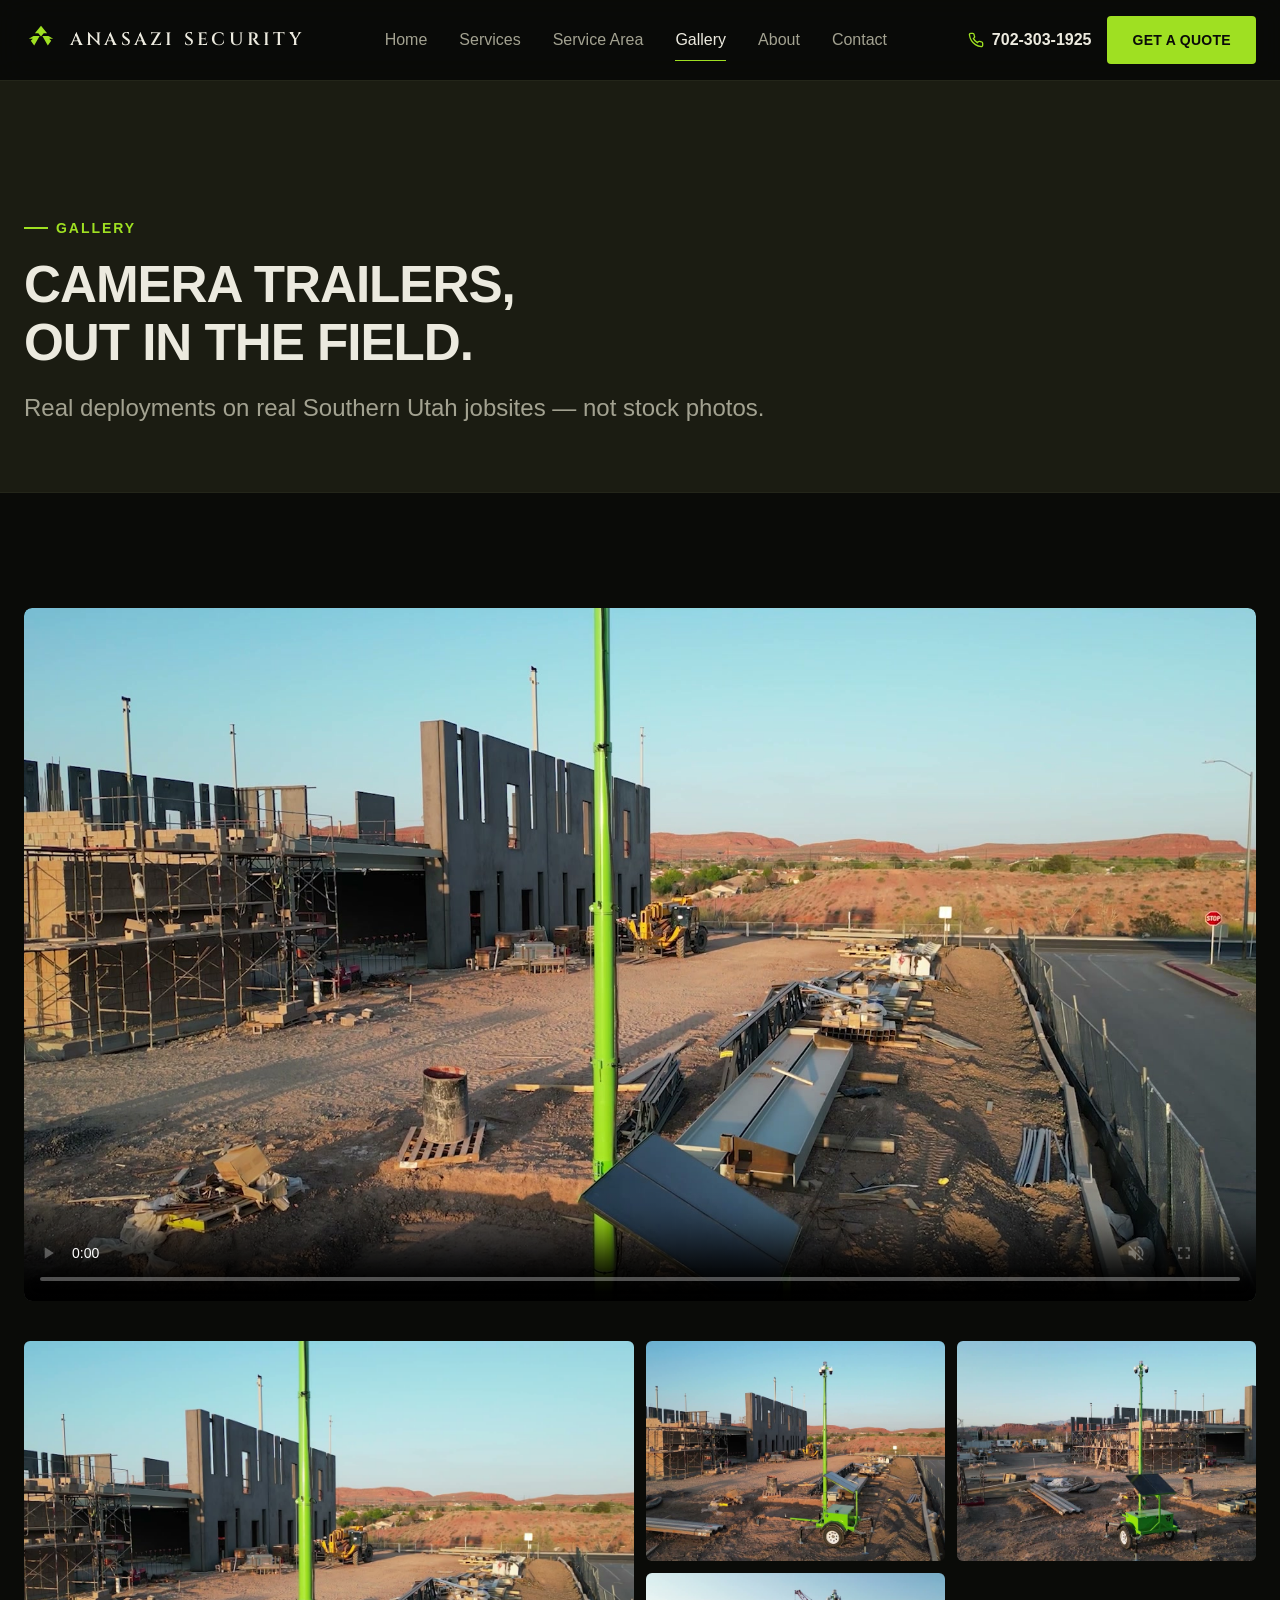
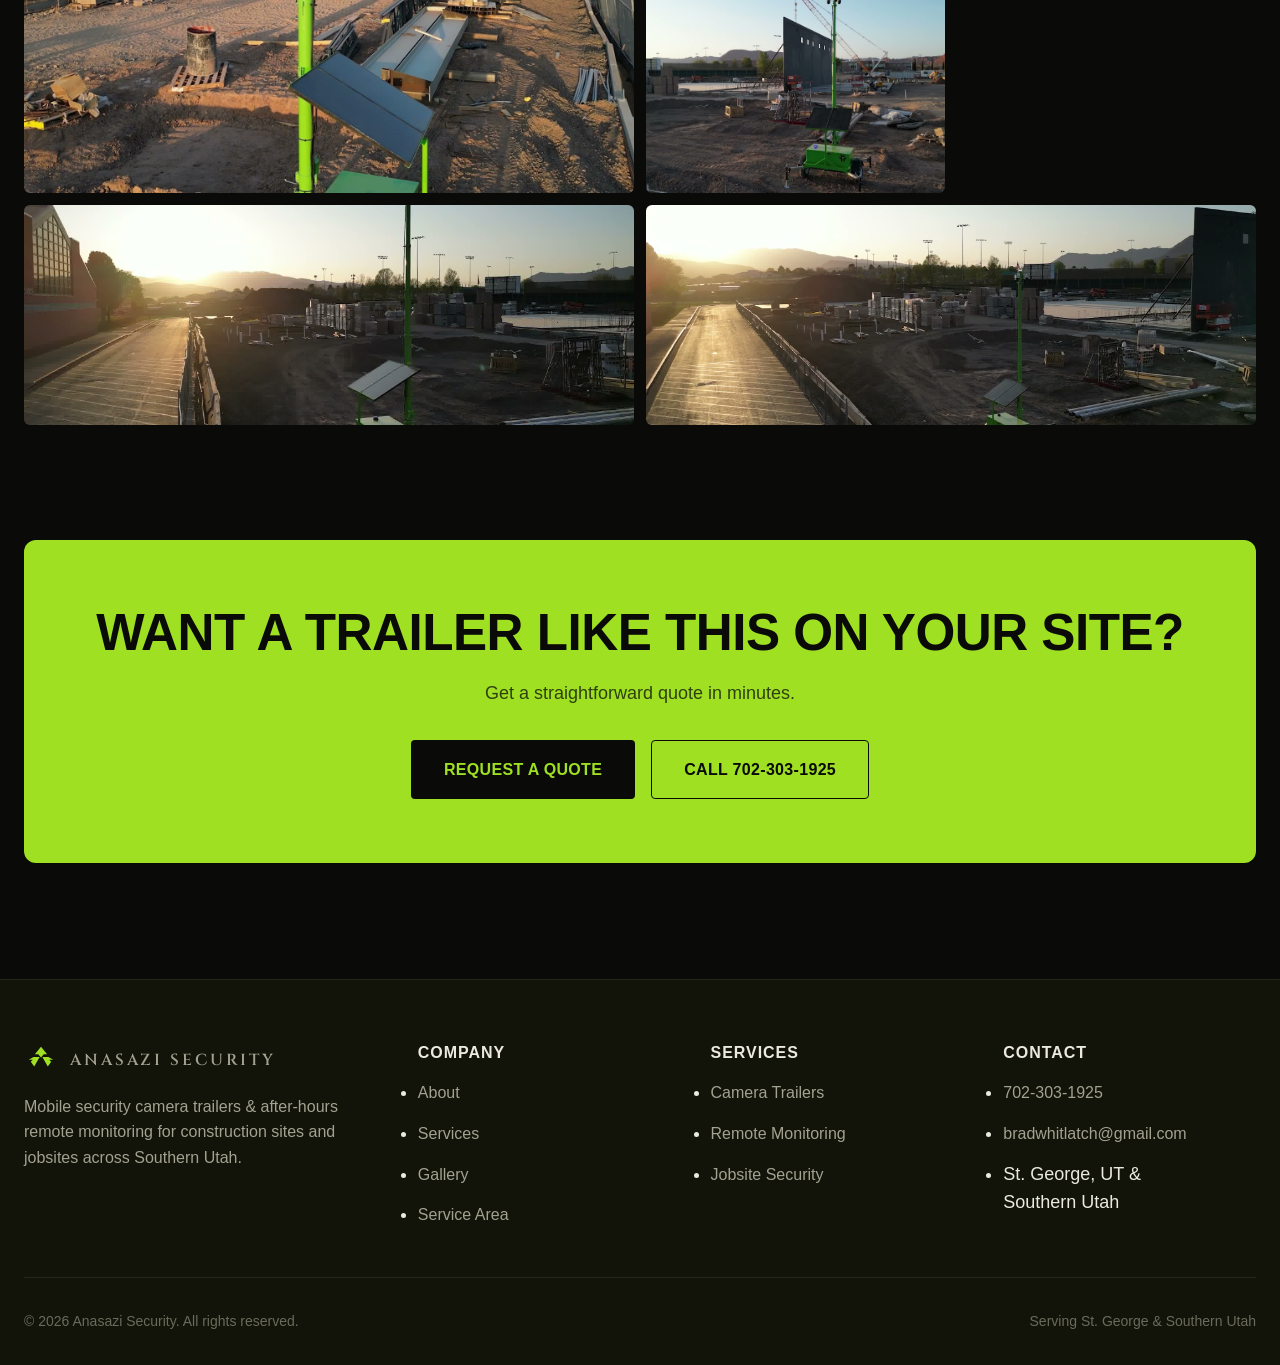
<file: pages/gallery.html>
<!doctype html>
<html lang="en">
<head>
<meta charset="UTF-8" />
<meta name="viewport" content="width=device-width, initial-scale=1.0" />
<title>Gallery | Anasazi Security — Camera Trailers in the Field</title>
<meta name="description" content="See Anasazi Security's solar-powered camera trailers deployed on real Southern Utah jobsites." />
<link rel="canonical" href="https://anasazisecurity.com/pages/gallery.html" />

<meta property="og:type" content="website" />
<meta property="og:title" content="Gallery | Anasazi Security" />
<meta property="og:description" content="Camera trailers deployed on real Southern Utah jobsites." />
<meta property="og:image" content="../assets/images/hero-poster.jpg" />
<meta property="og:url" content="https://anasazisecurity.com/pages/gallery.html" />
<meta name="twitter:card" content="summary_large_image" />

<link rel="icon" type="image/jpeg" href="../assets/images/logo-source.jpg" />
<link rel="preconnect" href="https://api.fontshare.com" />
<link rel="stylesheet" href="../base.css" />
<link rel="stylesheet" href="../style.css" />
</head>
<body>

<a href="#main" class="sr-only">Skip to content</a>

<header class="header">
  <div class="container header-inner">
    <a href="../index.html" class="brand">
      <svg viewBox="0 0 100 100" fill="none" xmlns="http://www.w3.org/2000/svg" aria-hidden="true">
        <path d="M50 8 L68 30 L58 30 L50 40 L42 30 L32 30 Z" fill="currentColor" style="color: var(--color-primary)"/>
        <path d="M28 38 L46 38 L38 52 L30 66 L20 52 L26 46 L14 46 Z" fill="currentColor" style="color: var(--color-primary)"/>
        <path d="M72 38 L54 38 L62 52 L70 66 L80 52 L74 46 L86 46 Z" fill="currentColor" style="color: var(--color-primary)"/>
      </svg>
      Anasazi Security
    </a>
    <nav class="nav-links" aria-label="Primary">
      <a href="../index.html">Home</a>
      <a href="./services.html">Services</a>
      <a href="./service-area.html">Service Area</a>
      <a href="./gallery.html" aria-current="page">Gallery</a>
      <a href="./about.html">About</a>
      <a href="./contact.html">Contact</a>
    </nav>
    <div class="header-cta">
      <a href="tel:+17023031925" class="phone-link">
        <svg viewBox="0 0 24 24" fill="none" stroke="currentColor" stroke-width="2"><path d="M22 16.92v3a2 2 0 0 1-2.18 2 19.79 19.79 0 0 1-8.63-3.07 19.5 19.5 0 0 1-6-6 19.79 19.79 0 0 1-3.07-8.67A2 2 0 0 1 4.11 2h3a2 2 0 0 1 2 1.72c.127.96.361 1.903.7 2.81a2 2 0 0 1-.45 2.11L8.09 9.91a16 16 0 0 0 6 6l1.27-1.27a2 2 0 0 1 2.11-.45c.907.339 1.85.573 2.81.7A2 2 0 0 1 22 16.92z"/></svg>
        <span>702-303-1925</span>
      </a>
      <a href="./contact.html" class="btn btn--primary btn--sm">Get a Quote</a>
      <button class="nav-toggle" data-nav-toggle aria-label="Open menu">
        <svg viewBox="0 0 24 24" fill="none" stroke="currentColor" stroke-width="2"><line x1="3" y1="12" x2="21" y2="12"/><line x1="3" y1="6" x2="21" y2="6"/><line x1="3" y1="18" x2="21" y2="18"/></svg>
      </button>
    </div>
  </div>
</header>

<div class="mobile-menu" data-mobile-menu>
  <div class="mobile-menu-header">
    <span class="brand">Anasazi Security</span>
    <button class="mobile-menu-close" data-mobile-close aria-label="Close menu">
      <svg viewBox="0 0 24 24" fill="none" stroke="currentColor" stroke-width="2"><line x1="18" y1="6" x2="6" y2="18"/><line x1="6" y1="6" x2="18" y2="18"/></svg>
    </button>
  </div>
  <nav aria-label="Mobile">
    <a href="../index.html">Home</a>
    <a href="./services.html">Services</a>
    <a href="./service-area.html">Service Area</a>
    <a href="./gallery.html">Gallery</a>
    <a href="./about.html">About</a>
    <a href="./contact.html">Contact</a>
    <a href="tel:+17023031925">Call 702-303-1925</a>
  </nav>
</div>

<main id="main">

  <div class="page-header">
    <div class="container">
      <span class="section-eyebrow">Gallery</span>
      <h1>Camera trailers, out in the field.</h1>
      <p>Real deployments on real Southern Utah jobsites — not stock photos.</p>
    </div>
  </div>

  <section>
    <div class="container">
      <div class="reveal" style="margin-bottom: var(--space-10); border-radius: var(--radius-lg); overflow:hidden;">
        <video controls muted loop playsinline poster="../assets/images/hero-poster.jpg" style="width:100%; display:block; border-radius: var(--radius-lg);">
          <source src="../assets/video/hero-loop.mp4" type="video/mp4" />
        </video>
      </div>
      <div class="gallery-grid reveal">
        <img class="span-2 row-2" src="../assets/images/gallery-01.jpg" alt="Camera trailer with telescoping mast deployed at a Southern Utah construction site" loading="lazy" />
        <img src="../assets/images/gallery-02.jpg" alt="Close-up of Anasazi Security solar camera trailer" loading="lazy" />
        <img src="../assets/images/gallery-03.jpg" alt="Camera trailer at golden hour on a St. George jobsite" loading="lazy" />
        <img src="../assets/images/gallery-04.jpg" alt="Camera trailer overlooking equipment yard at dusk" loading="lazy" />
        <img class="span-2" src="../assets/images/gallery-05.jpg" alt="Wide shot of camera trailer against Southern Utah red rock terrain" loading="lazy" />
        <img class="span-2" src="../assets/images/gallery-06.jpg" alt="Aerial view of jobsite protected by Anasazi Security camera trailer" loading="lazy" />
      </div>
    </div>
  </section>

  <section style="padding-top:0;">
    <div class="container">
      <div class="cta-band">
        <h2>Want a trailer like this on your site?</h2>
        <p>Get a straightforward quote in minutes.</p>
        <div class="flex" style="justify-content:center; flex-wrap:wrap; gap: var(--space-4);">
          <a href="./contact.html" class="btn btn--primary">Request a Quote</a>
          <a href="tel:+17023031925" class="btn btn--outline">Call 702-303-1925</a>
        </div>
      </div>
    </div>
  </section>

</main>

<footer class="footer">
  <div class="container">
    <div class="footer-grid">
      <div>
        <a href="../index.html" class="brand" style="margin-bottom: var(--space-4); display:flex;">
          <svg viewBox="0 0 100 100" fill="none" xmlns="http://www.w3.org/2000/svg" aria-hidden="true">
            <path d="M50 8 L68 30 L58 30 L50 40 L42 30 L32 30 Z" fill="currentColor" style="color: var(--color-primary)"/>
            <path d="M28 38 L46 38 L38 52 L30 66 L20 52 L26 46 L14 46 Z" fill="currentColor" style="color: var(--color-primary)"/>
            <path d="M72 38 L54 38 L62 52 L70 66 L80 52 L74 46 L86 46 Z" fill="currentColor" style="color: var(--color-primary)"/>
          </svg>
          Anasazi Security
        </a>
        <p>Mobile security camera trailers &amp; after-hours remote monitoring for construction sites and jobsites across Southern Utah.</p>
      </div>
      <div>
        <h4>Company</h4>
        <ul>
          <li><a href="./about.html">About</a></li>
          <li><a href="./services.html">Services</a></li>
          <li><a href="./gallery.html">Gallery</a></li>
          <li><a href="./service-area.html">Service Area</a></li>
        </ul>
      </div>
      <div>
        <h4>Services</h4>
        <ul>
          <li><a href="./services.html">Camera Trailers</a></li>
          <li><a href="./services.html">Remote Monitoring</a></li>
          <li><a href="./services.html">Jobsite Security</a></li>
        </ul>
      </div>
      <div>
        <h4>Contact</h4>
        <ul>
          <li><a href="tel:+17023031925">702-303-1925</a></li>
          <li><a href="mailto:bradwhitlatch@gmail.com">bradwhitlatch@gmail.com</a></li>
          <li>St. George, UT &amp; Southern Utah</li>
        </ul>
      </div>
    </div>
    <div class="footer-bottom">
      <span>&copy; 2026 Anasazi Security. All rights reserved.</span>
      <span>Serving St. George &amp; Southern Utah</span>
    </div>
  </div>
</footer>

<script src="../app.js"></script>
</body>
</html>
</file>
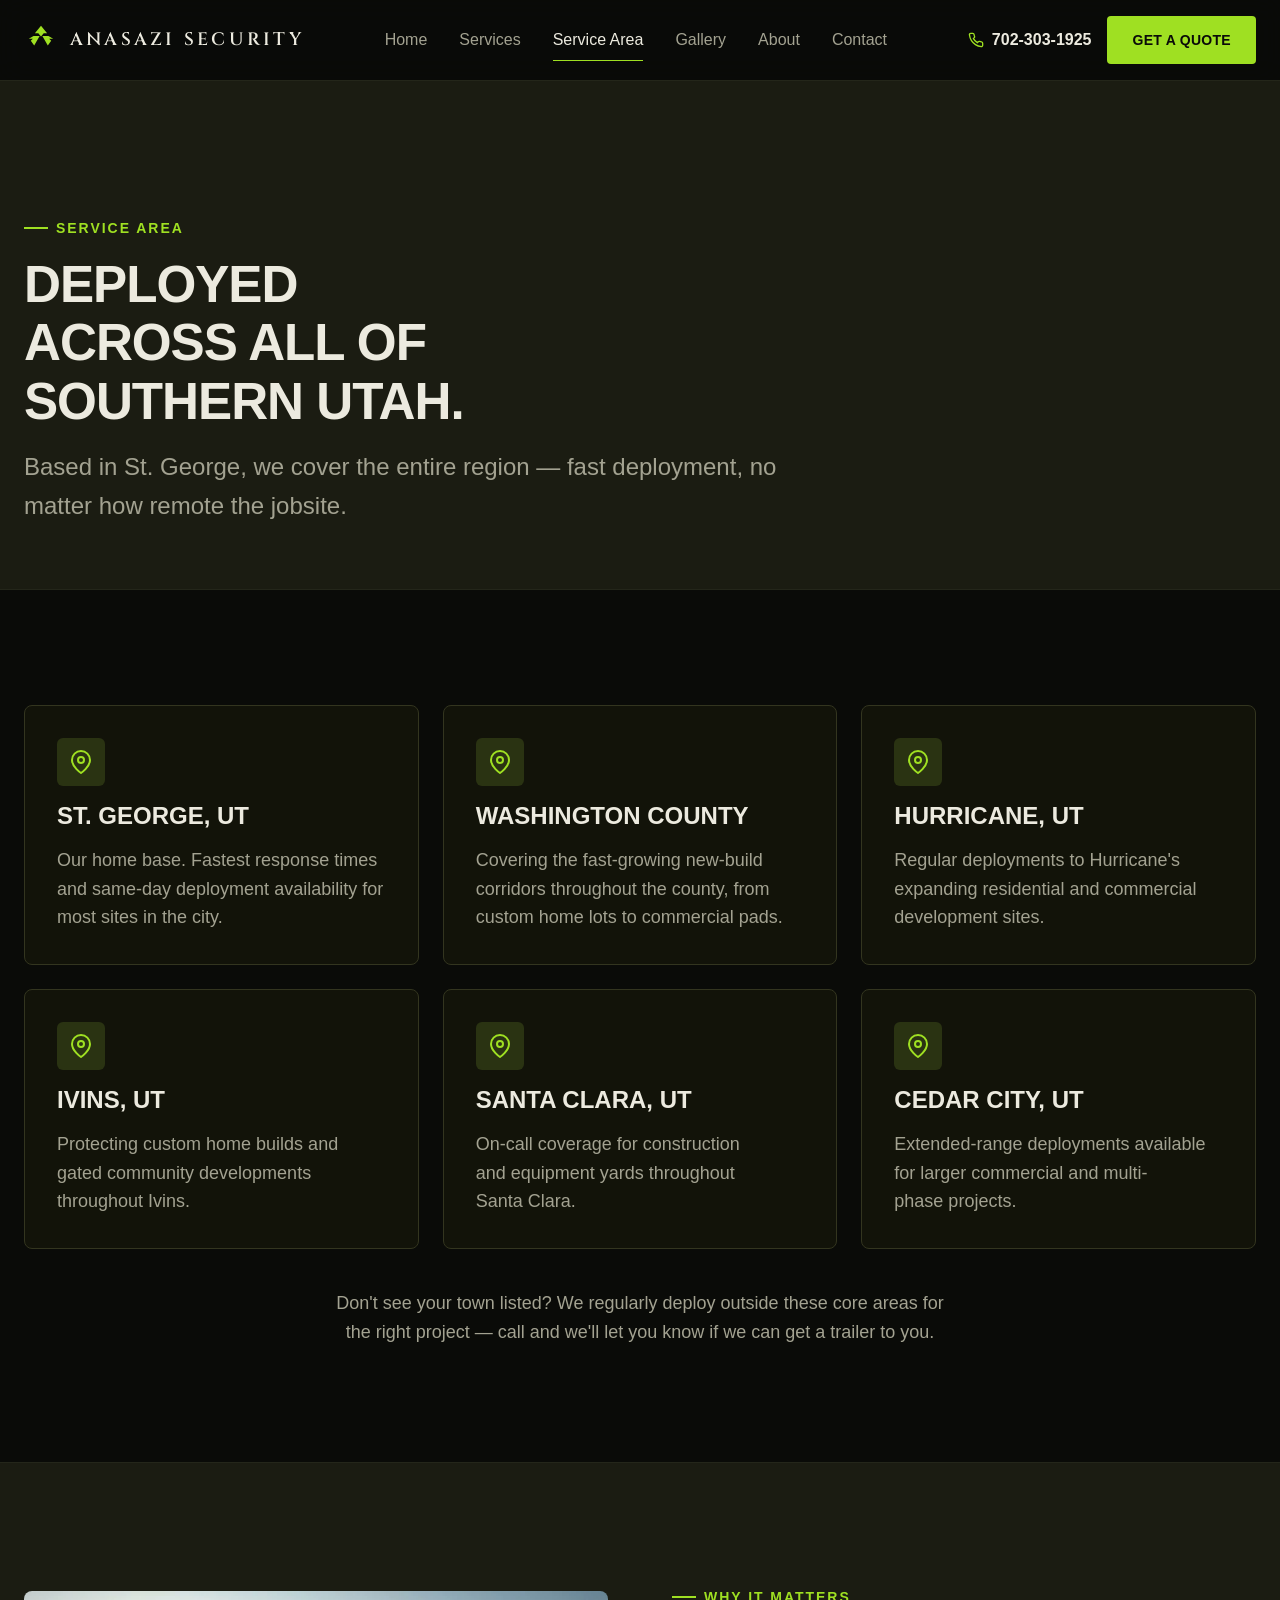
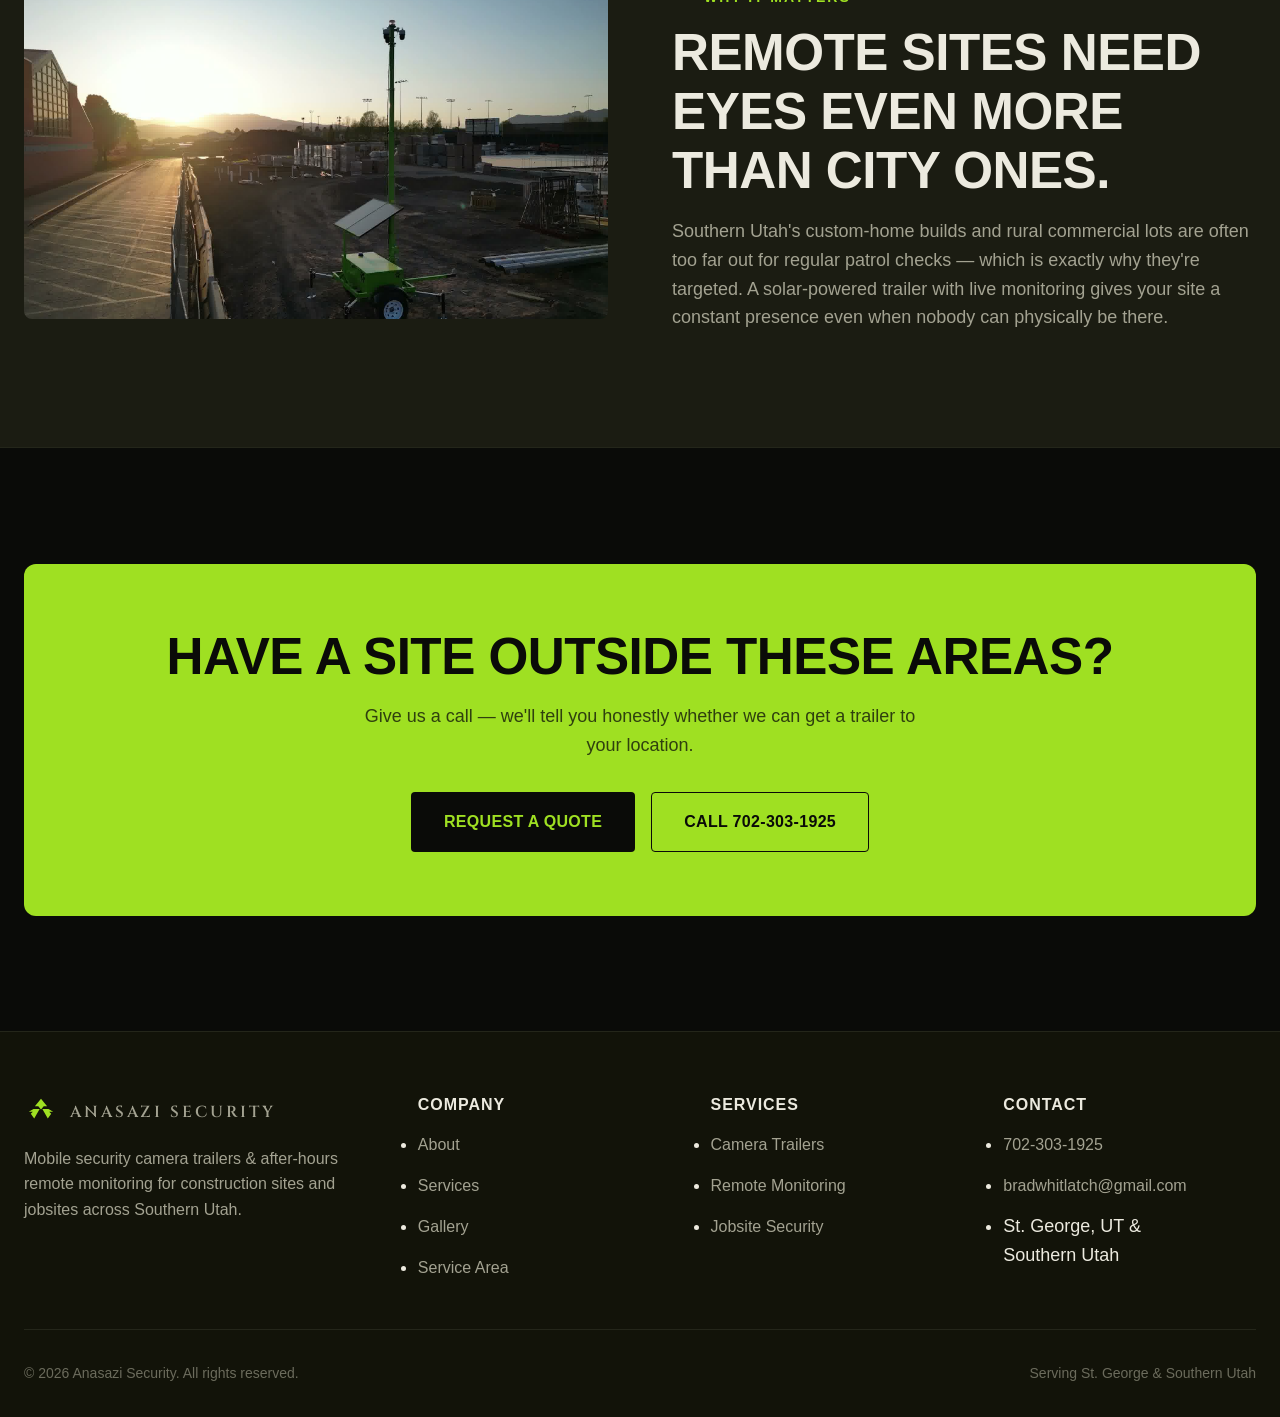
<file: pages/service-area.html>
<!doctype html>
<html lang="en">
<head>
<meta charset="UTF-8" />
<meta name="viewport" content="width=device-width, initial-scale=1.0" />
<title>Service Area | Anasazi Security — Southern Utah Camera Trailer Rental</title>
<meta name="description" content="Anasazi Security deploys mobile camera trailers across St. George, Washington County, Hurricane, Ivins, Santa Clara, Cedar City and all of Southern Utah." />
<meta name="keywords" content="security camera trailer rental St George UT, jobsite security Washington County Utah, Hurricane UT surveillance rental, Cedar City construction security" />
<link rel="canonical" href="https://anasazisecurity.com/pages/service-area.html" />

<meta property="og:type" content="website" />
<meta property="og:title" content="Service Area | Anasazi Security" />
<meta property="og:description" content="Mobile camera trailers deployed across St. George and all of Southern Utah." />
<meta property="og:image" content="../assets/images/hero-poster.jpg" />
<meta property="og:url" content="https://anasazisecurity.com/pages/service-area.html" />
<meta name="twitter:card" content="summary_large_image" />

<link rel="icon" type="image/jpeg" href="../assets/images/logo-source.jpg" />
<link rel="preconnect" href="https://api.fontshare.com" />
<link rel="stylesheet" href="../base.css" />
<link rel="stylesheet" href="../style.css" />
</head>
<body>

<a href="#main" class="sr-only">Skip to content</a>

<header class="header">
  <div class="container header-inner">
    <a href="../index.html" class="brand">
      <svg viewBox="0 0 100 100" fill="none" xmlns="http://www.w3.org/2000/svg" aria-hidden="true">
        <path d="M50 8 L68 30 L58 30 L50 40 L42 30 L32 30 Z" fill="currentColor" style="color: var(--color-primary)"/>
        <path d="M28 38 L46 38 L38 52 L30 66 L20 52 L26 46 L14 46 Z" fill="currentColor" style="color: var(--color-primary)"/>
        <path d="M72 38 L54 38 L62 52 L70 66 L80 52 L74 46 L86 46 Z" fill="currentColor" style="color: var(--color-primary)"/>
      </svg>
      Anasazi Security
    </a>
    <nav class="nav-links" aria-label="Primary">
      <a href="../index.html">Home</a>
      <a href="./services.html">Services</a>
      <a href="./service-area.html" aria-current="page">Service Area</a>
      <a href="./gallery.html">Gallery</a>
      <a href="./about.html">About</a>
      <a href="./contact.html">Contact</a>
    </nav>
    <div class="header-cta">
      <a href="tel:+17023031925" class="phone-link">
        <svg viewBox="0 0 24 24" fill="none" stroke="currentColor" stroke-width="2"><path d="M22 16.92v3a2 2 0 0 1-2.18 2 19.79 19.79 0 0 1-8.63-3.07 19.5 19.5 0 0 1-6-6 19.79 19.79 0 0 1-3.07-8.67A2 2 0 0 1 4.11 2h3a2 2 0 0 1 2 1.72c.127.96.361 1.903.7 2.81a2 2 0 0 1-.45 2.11L8.09 9.91a16 16 0 0 0 6 6l1.27-1.27a2 2 0 0 1 2.11-.45c.907.339 1.85.573 2.81.7A2 2 0 0 1 22 16.92z"/></svg>
        <span>702-303-1925</span>
      </a>
      <a href="./contact.html" class="btn btn--primary btn--sm">Get a Quote</a>
      <button class="nav-toggle" data-nav-toggle aria-label="Open menu">
        <svg viewBox="0 0 24 24" fill="none" stroke="currentColor" stroke-width="2"><line x1="3" y1="12" x2="21" y2="12"/><line x1="3" y1="6" x2="21" y2="6"/><line x1="3" y1="18" x2="21" y2="18"/></svg>
      </button>
    </div>
  </div>
</header>

<div class="mobile-menu" data-mobile-menu>
  <div class="mobile-menu-header">
    <span class="brand">Anasazi Security</span>
    <button class="mobile-menu-close" data-mobile-close aria-label="Close menu">
      <svg viewBox="0 0 24 24" fill="none" stroke="currentColor" stroke-width="2"><line x1="18" y1="6" x2="6" y2="18"/><line x1="6" y1="6" x2="18" y2="18"/></svg>
    </button>
  </div>
  <nav aria-label="Mobile">
    <a href="../index.html">Home</a>
    <a href="./services.html">Services</a>
    <a href="./service-area.html">Service Area</a>
    <a href="./gallery.html">Gallery</a>
    <a href="./about.html">About</a>
    <a href="./contact.html">Contact</a>
    <a href="tel:+17023031925">Call 702-303-1925</a>
  </nav>
</div>

<main id="main">

  <div class="page-header">
    <div class="container">
      <span class="section-eyebrow">Service Area</span>
      <h1>Deployed across all of Southern Utah.</h1>
      <p>Based in St. George, we cover the entire region — fast deployment, no matter how remote the jobsite.</p>
    </div>
  </div>

  <section>
    <div class="container">
      <div class="grid grid--3" style="gap: var(--space-6);">
        <div class="service-card reveal">
          <div class="service-icon">
            <svg viewBox="0 0 24 24" fill="none" stroke="currentColor" stroke-width="2"><path d="M21 10c0 7-9 13-9 13s-9-6-9-13a9 9 0 0 1 18 0z"/><circle cx="12" cy="10" r="3"/></svg>
          </div>
          <h3>St. George, UT</h3>
          <p>Our home base. Fastest response times and same-day deployment availability for most sites in the city.</p>
        </div>
        <div class="service-card reveal">
          <div class="service-icon">
            <svg viewBox="0 0 24 24" fill="none" stroke="currentColor" stroke-width="2"><path d="M21 10c0 7-9 13-9 13s-9-6-9-13a9 9 0 0 1 18 0z"/><circle cx="12" cy="10" r="3"/></svg>
          </div>
          <h3>Washington County</h3>
          <p>Covering the fast-growing new-build corridors throughout the county, from custom home lots to commercial pads.</p>
        </div>
        <div class="service-card reveal">
          <div class="service-icon">
            <svg viewBox="0 0 24 24" fill="none" stroke="currentColor" stroke-width="2"><path d="M21 10c0 7-9 13-9 13s-9-6-9-13a9 9 0 0 1 18 0z"/><circle cx="12" cy="10" r="3"/></svg>
          </div>
          <h3>Hurricane, UT</h3>
          <p>Regular deployments to Hurricane's expanding residential and commercial development sites.</p>
        </div>
        <div class="service-card reveal">
          <div class="service-icon">
            <svg viewBox="0 0 24 24" fill="none" stroke="currentColor" stroke-width="2"><path d="M21 10c0 7-9 13-9 13s-9-6-9-13a9 9 0 0 1 18 0z"/><circle cx="12" cy="10" r="3"/></svg>
          </div>
          <h3>Ivins, UT</h3>
          <p>Protecting custom home builds and gated community developments throughout Ivins.</p>
        </div>
        <div class="service-card reveal">
          <div class="service-icon">
            <svg viewBox="0 0 24 24" fill="none" stroke="currentColor" stroke-width="2"><path d="M21 10c0 7-9 13-9 13s-9-6-9-13a9 9 0 0 1 18 0z"/><circle cx="12" cy="10" r="3"/></svg>
          </div>
          <h3>Santa Clara, UT</h3>
          <p>On-call coverage for construction and equipment yards throughout Santa Clara.</p>
        </div>
        <div class="service-card reveal">
          <div class="service-icon">
            <svg viewBox="0 0 24 24" fill="none" stroke="currentColor" stroke-width="2"><path d="M21 10c0 7-9 13-9 13s-9-6-9-13a9 9 0 0 1 18 0z"/><circle cx="12" cy="10" r="3"/></svg>
          </div>
          <h3>Cedar City, UT</h3>
          <p>Extended-range deployments available for larger commercial and multi-phase projects.</p>
        </div>
      </div>
      <div class="text-center" style="margin-top: var(--space-10);">
        <p class="max-w-prose mx-auto">Don't see your town listed? We regularly deploy outside these core areas for the right project — call and we'll let you know if we can get a trailer to you.</p>
      </div>
    </div>
  </section>

  <section style="background: var(--color-surface-offset); border-block: 1px solid var(--color-divider);">
    <div class="container">
      <div class="grid grid--2" style="align-items:center; gap: var(--space-16);">
        <div class="reveal">
          <img src="../assets/images/gallery-05.jpg" alt="Anasazi Security camera trailer overlooking red rock terrain near St. George, Utah at sunset" style="border-radius: var(--radius-lg);" loading="lazy" width="800" height="533" />
        </div>
        <div class="reveal">
          <span class="section-eyebrow">Why It Matters</span>
          <h2>Remote sites need eyes even more than city ones.</h2>
          <p class="max-w-prose">Southern Utah's custom-home builds and rural commercial lots are often too far out for regular patrol checks — which is exactly why they're targeted. A solar-powered trailer with live monitoring gives your site a constant presence even when nobody can physically be there.</p>
        </div>
      </div>
    </div>
  </section>

  <section>
    <div class="container">
      <div class="cta-band">
        <h2>Have a site outside these areas?</h2>
        <p>Give us a call — we'll tell you honestly whether we can get a trailer to your location.</p>
        <div class="flex" style="justify-content:center; flex-wrap:wrap; gap: var(--space-4);">
          <a href="./contact.html" class="btn btn--primary">Request a Quote</a>
          <a href="tel:+17023031925" class="btn btn--outline">Call 702-303-1925</a>
        </div>
      </div>
    </div>
  </section>

</main>

<footer class="footer">
  <div class="container">
    <div class="footer-grid">
      <div>
        <a href="../index.html" class="brand" style="margin-bottom: var(--space-4); display:flex;">
          <svg viewBox="0 0 100 100" fill="none" xmlns="http://www.w3.org/2000/svg" aria-hidden="true">
            <path d="M50 8 L68 30 L58 30 L50 40 L42 30 L32 30 Z" fill="currentColor" style="color: var(--color-primary)"/>
            <path d="M28 38 L46 38 L38 52 L30 66 L20 52 L26 46 L14 46 Z" fill="currentColor" style="color: var(--color-primary)"/>
            <path d="M72 38 L54 38 L62 52 L70 66 L80 52 L74 46 L86 46 Z" fill="currentColor" style="color: var(--color-primary)"/>
          </svg>
          Anasazi Security
        </a>
        <p>Mobile security camera trailers &amp; after-hours remote monitoring for construction sites and jobsites across Southern Utah.</p>
      </div>
      <div>
        <h4>Company</h4>
        <ul>
          <li><a href="./about.html">About</a></li>
          <li><a href="./services.html">Services</a></li>
          <li><a href="./gallery.html">Gallery</a></li>
          <li><a href="./service-area.html">Service Area</a></li>
        </ul>
      </div>
      <div>
        <h4>Services</h4>
        <ul>
          <li><a href="./services.html">Camera Trailers</a></li>
          <li><a href="./services.html">Remote Monitoring</a></li>
          <li><a href="./services.html">Jobsite Security</a></li>
        </ul>
      </div>
      <div>
        <h4>Contact</h4>
        <ul>
          <li><a href="tel:+17023031925">702-303-1925</a></li>
          <li><a href="mailto:bradwhitlatch@gmail.com">bradwhitlatch@gmail.com</a></li>
          <li>St. George, UT &amp; Southern Utah</li>
        </ul>
      </div>
    </div>
    <div class="footer-bottom">
      <span>&copy; 2026 Anasazi Security. All rights reserved.</span>
      <span>Serving St. George &amp; Southern Utah</span>
    </div>
  </div>
</footer>

<script src="../app.js"></script>
</body>
</html>
</file>
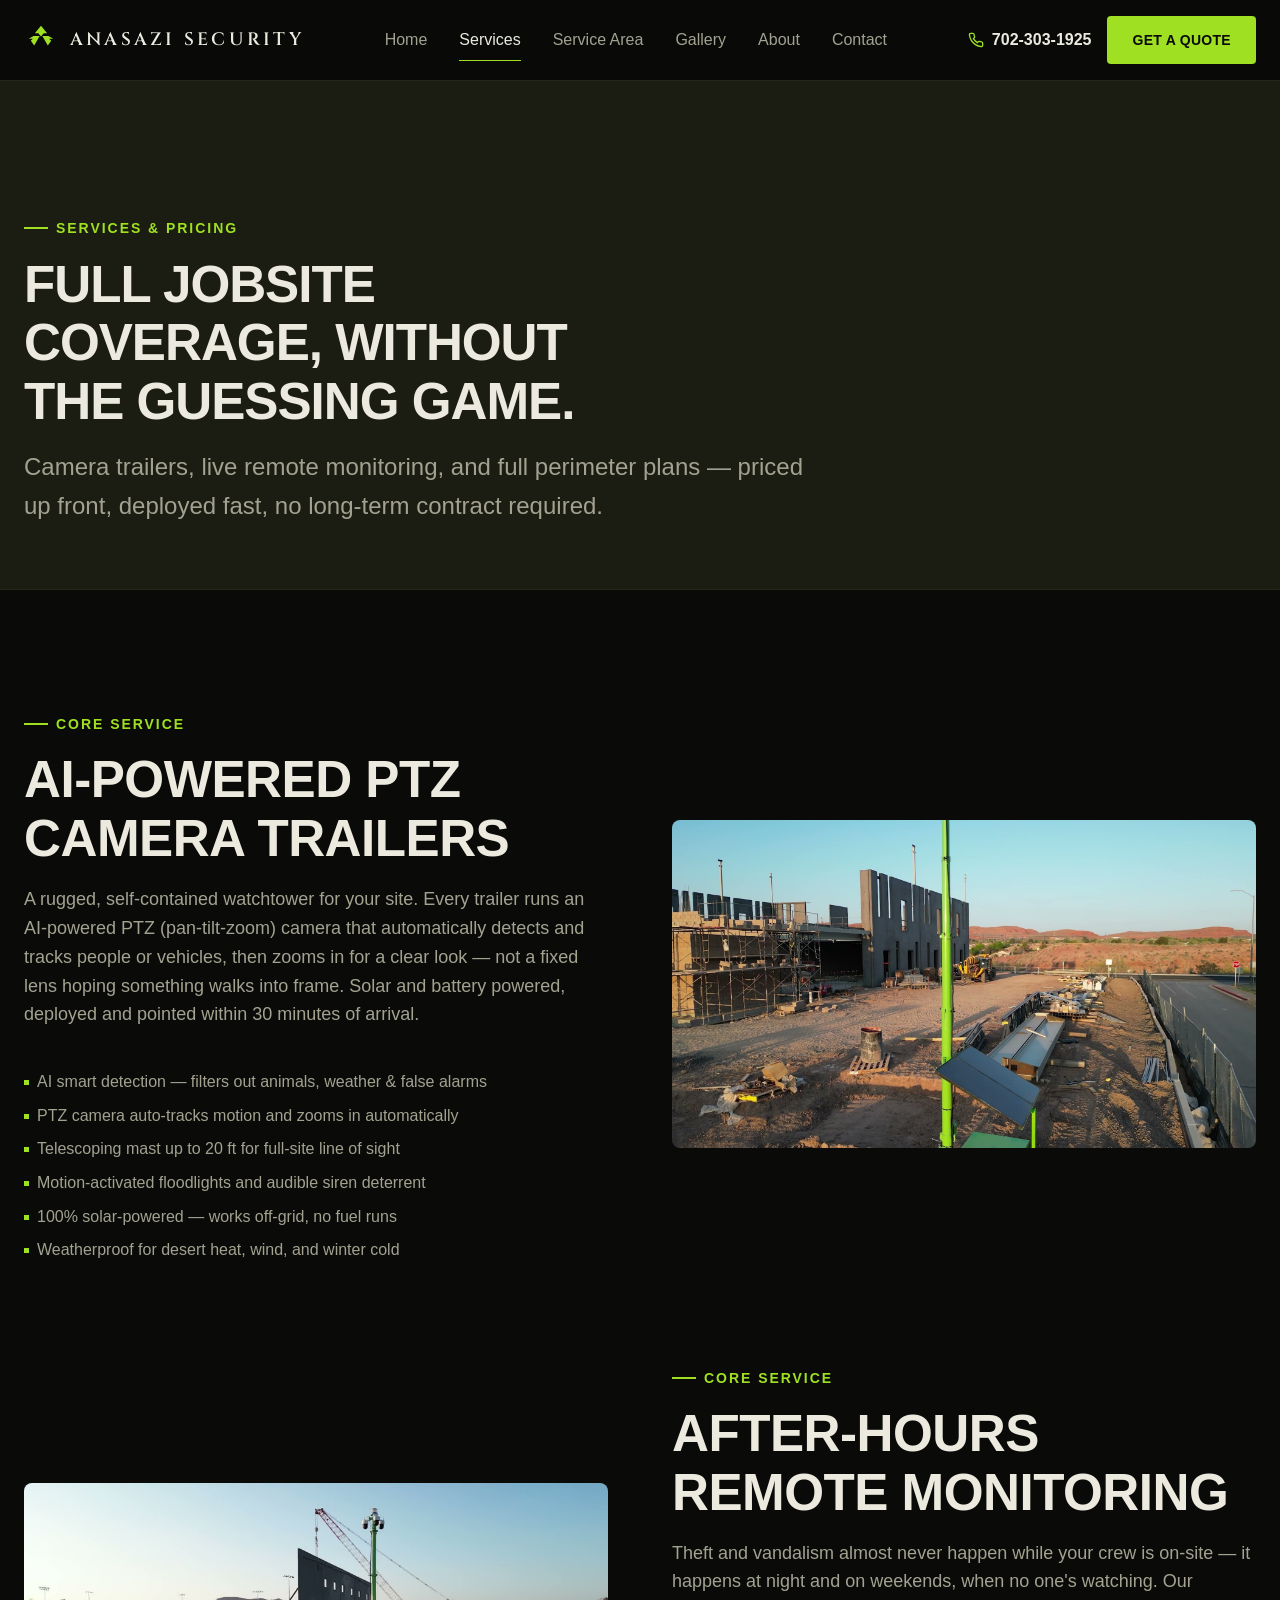
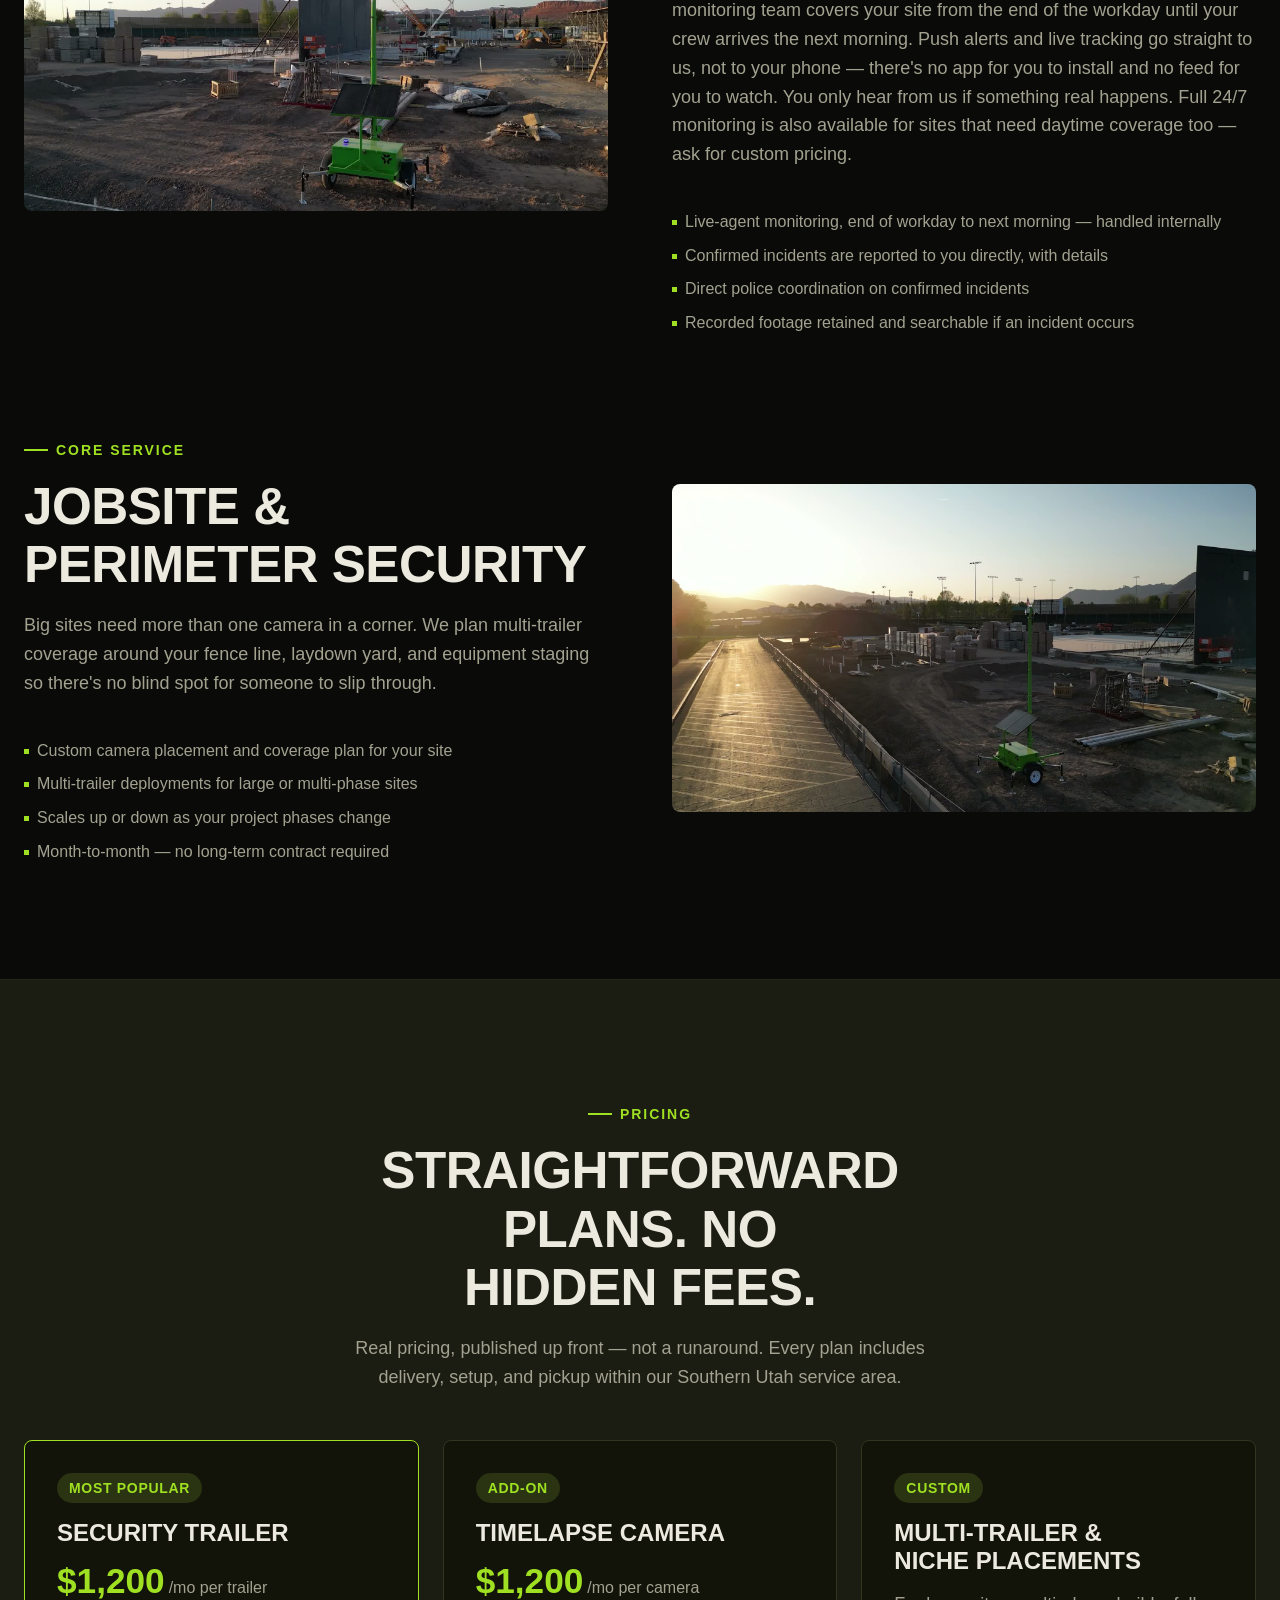
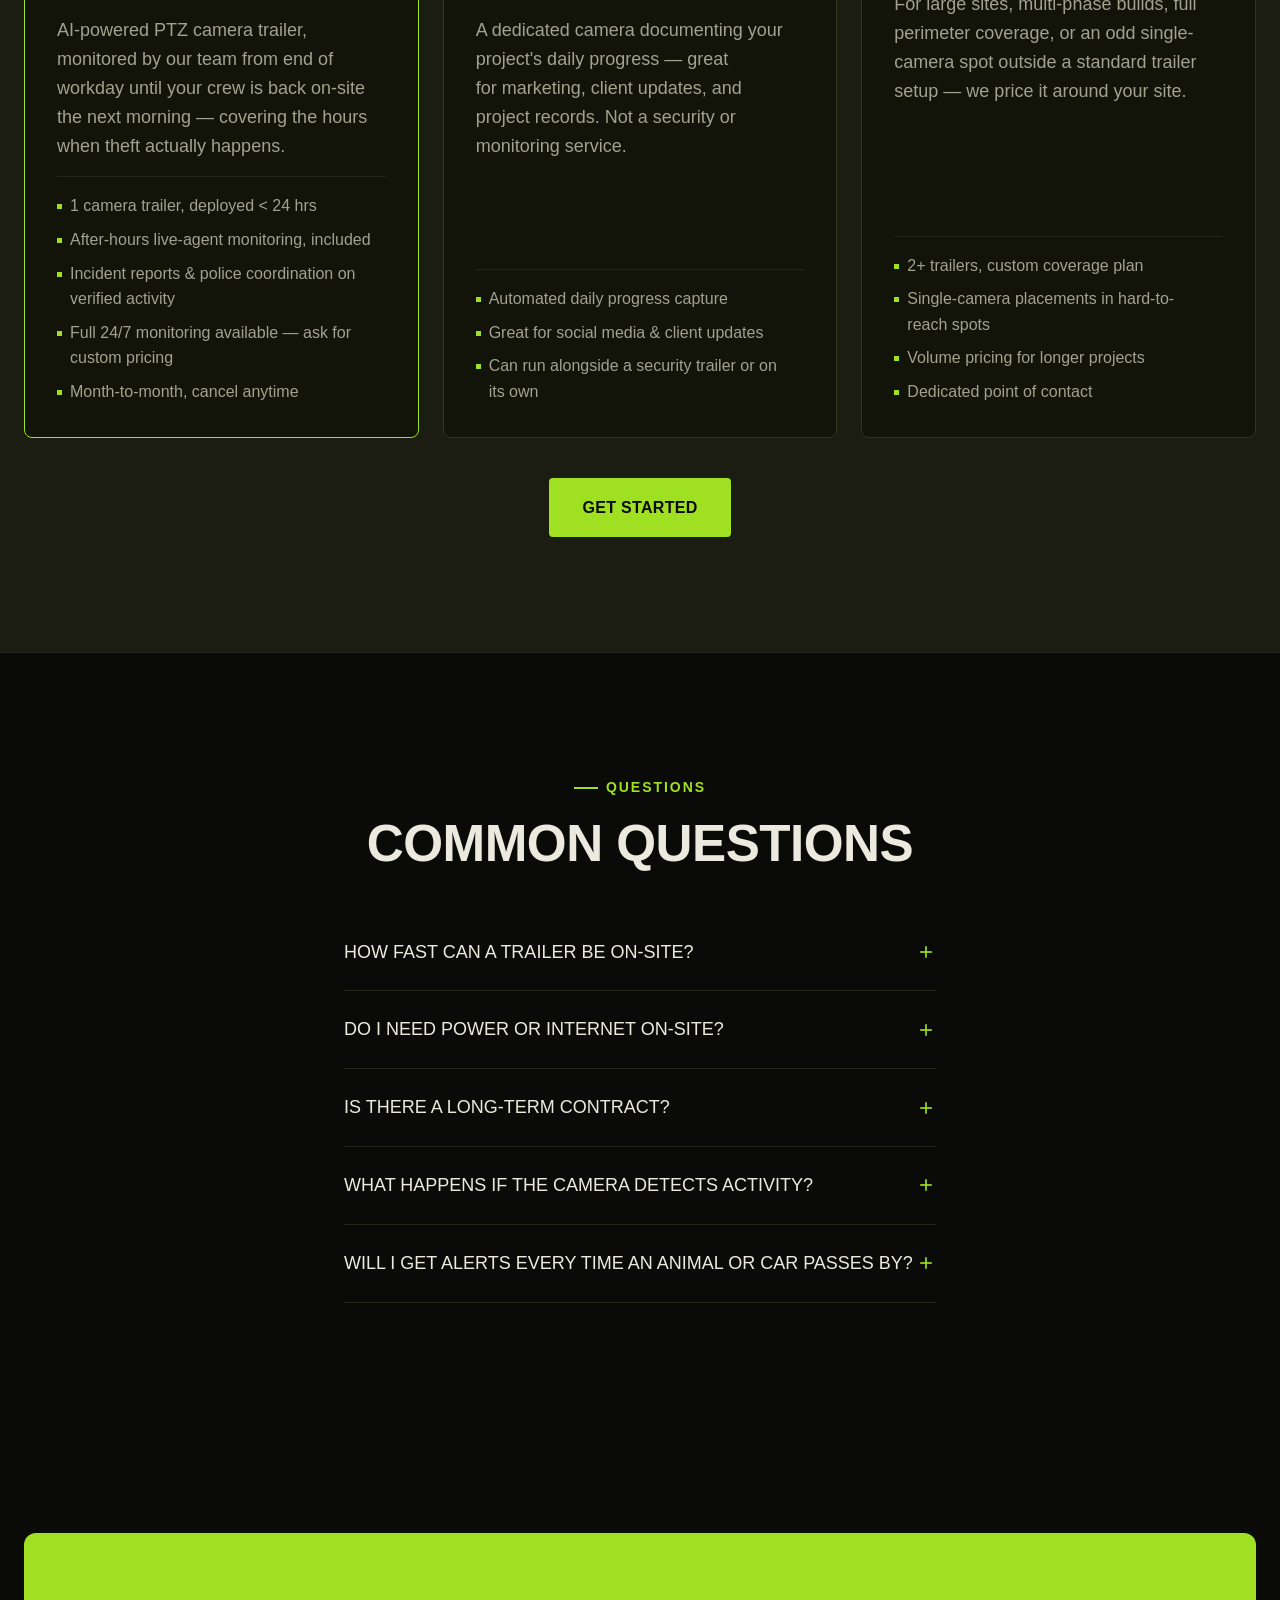
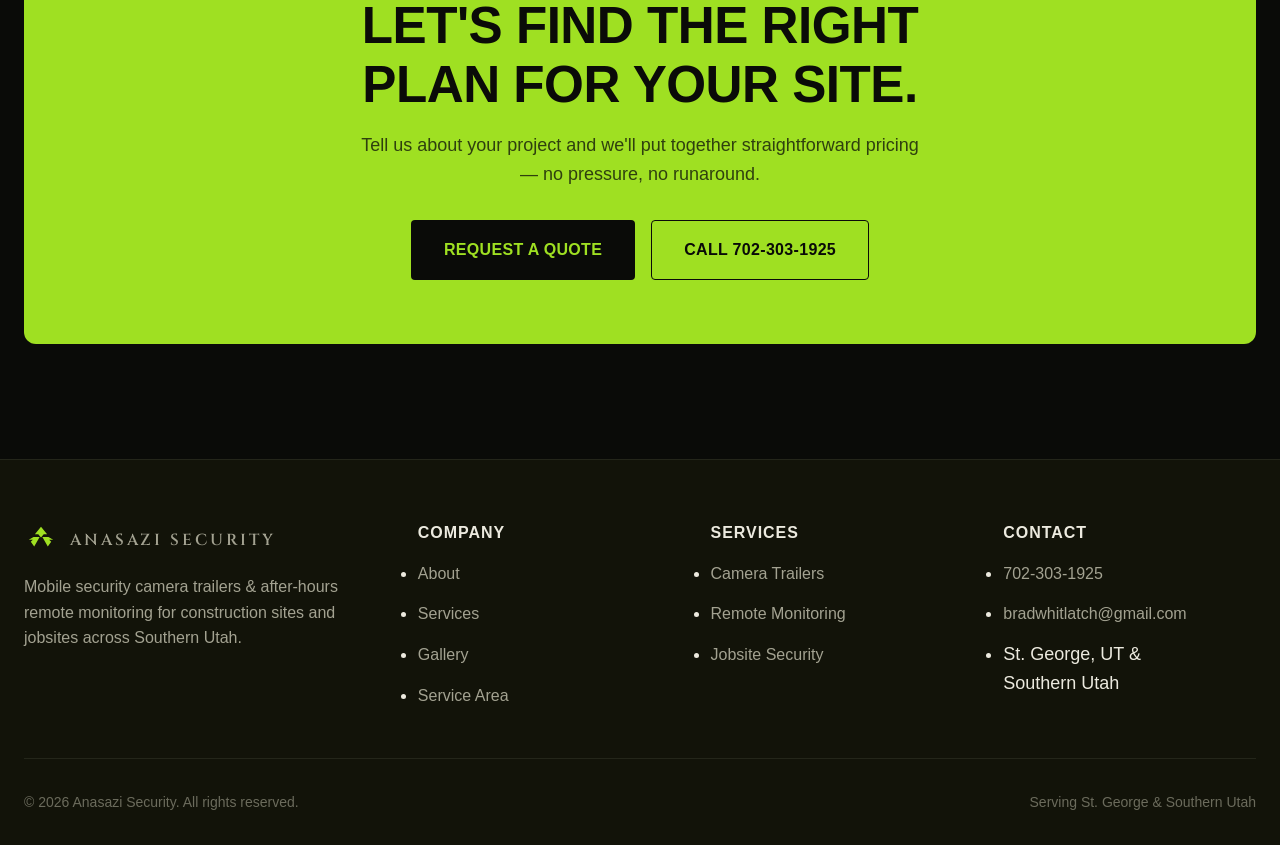
<file: pages/services.html>
<!doctype html>
<html lang="en">
<head>
<meta charset="UTF-8" />
<meta name="viewport" content="width=device-width, initial-scale=1.0" />
<title>Services & Pricing | Anasazi Security — Mobile Camera Trailers, Southern Utah</title>
<meta name="description" content="Solar-powered camera trailer rental with AI detection and auto-tracking PTZ cameras, after-hours remote monitoring, and full jobsite perimeter security plans. Transparent pricing, no long-term contracts. Serving St. George & Southern Utah." />
<meta name="keywords" content="construction site security camera rental St George UT, mobile surveillance trailer rental Utah, AI PTZ camera trailer, jobsite security camera pricing" />
<link rel="canonical" href="https://anasazisecurity.com/pages/services.html" />

<meta property="og:type" content="website" />
<meta property="og:title" content="Services & Pricing | Anasazi Security" />
<meta property="og:description" content="Camera trailers, after-hours monitoring & jobsite security plans — transparent pricing, fast deployment across Southern Utah." />
<meta property="og:image" content="../assets/images/hero-poster.jpg" />
<meta property="og:url" content="https://anasazisecurity.com/pages/services.html" />
<meta name="twitter:card" content="summary_large_image" />

<link rel="icon" type="image/jpeg" href="../assets/images/logo-source.jpg" />
<link rel="preconnect" href="https://api.fontshare.com" />
<link rel="stylesheet" href="../base.css" />
<link rel="stylesheet" href="../style.css" />
</head>
<body>

<a href="#main" class="sr-only">Skip to content</a>

<header class="header">
  <div class="container header-inner">
    <a href="../index.html" class="brand">
      <svg viewBox="0 0 100 100" fill="none" xmlns="http://www.w3.org/2000/svg" aria-hidden="true">
        <path d="M50 8 L68 30 L58 30 L50 40 L42 30 L32 30 Z" fill="currentColor" style="color: var(--color-primary)"/>
        <path d="M28 38 L46 38 L38 52 L30 66 L20 52 L26 46 L14 46 Z" fill="currentColor" style="color: var(--color-primary)"/>
        <path d="M72 38 L54 38 L62 52 L70 66 L80 52 L74 46 L86 46 Z" fill="currentColor" style="color: var(--color-primary)"/>
      </svg>
      Anasazi Security
    </a>
    <nav class="nav-links" aria-label="Primary">
      <a href="../index.html">Home</a>
      <a href="./services.html" aria-current="page">Services</a>
      <a href="./service-area.html">Service Area</a>
      <a href="./gallery.html">Gallery</a>
      <a href="./about.html">About</a>
      <a href="./contact.html">Contact</a>
    </nav>
    <div class="header-cta">
      <a href="tel:+17023031925" class="phone-link">
        <svg viewBox="0 0 24 24" fill="none" stroke="currentColor" stroke-width="2"><path d="M22 16.92v3a2 2 0 0 1-2.18 2 19.79 19.79 0 0 1-8.63-3.07 19.5 19.5 0 0 1-6-6 19.79 19.79 0 0 1-3.07-8.67A2 2 0 0 1 4.11 2h3a2 2 0 0 1 2 1.72c.127.96.361 1.903.7 2.81a2 2 0 0 1-.45 2.11L8.09 9.91a16 16 0 0 0 6 6l1.27-1.27a2 2 0 0 1 2.11-.45c.907.339 1.85.573 2.81.7A2 2 0 0 1 22 16.92z"/></svg>
        <span>702-303-1925</span>
      </a>
      <a href="./contact.html" class="btn btn--primary btn--sm">Get a Quote</a>
      <button class="nav-toggle" data-nav-toggle aria-label="Open menu">
        <svg viewBox="0 0 24 24" fill="none" stroke="currentColor" stroke-width="2"><line x1="3" y1="12" x2="21" y2="12"/><line x1="3" y1="6" x2="21" y2="6"/><line x1="3" y1="18" x2="21" y2="18"/></svg>
      </button>
    </div>
  </div>
</header>

<div class="mobile-menu" data-mobile-menu>
  <div class="mobile-menu-header">
    <span class="brand">Anasazi Security</span>
    <button class="mobile-menu-close" data-mobile-close aria-label="Close menu">
      <svg viewBox="0 0 24 24" fill="none" stroke="currentColor" stroke-width="2"><line x1="18" y1="6" x2="6" y2="18"/><line x1="6" y1="6" x2="18" y2="18"/></svg>
    </button>
  </div>
  <nav aria-label="Mobile">
    <a href="../index.html">Home</a>
    <a href="./services.html">Services</a>
    <a href="./service-area.html">Service Area</a>
    <a href="./gallery.html">Gallery</a>
    <a href="./about.html">About</a>
    <a href="./contact.html">Contact</a>
    <a href="tel:+17023031925">Call 702-303-1925</a>
  </nav>
</div>

<main id="main">

  <div class="page-header">
    <div class="container">
      <span class="section-eyebrow">Services & Pricing</span>
      <h1>Full jobsite coverage, without the guessing game.</h1>
      <p>Camera trailers, live remote monitoring, and full perimeter plans — priced up front, deployed fast, no long-term contract required.</p>
    </div>
  </div>

  <!-- CAMERA TRAILERS -->
  <section>
    <div class="container">
      <div class="grid grid--2" style="align-items:center; gap: var(--space-16); margin-bottom: var(--space-24);">
        <div class="reveal">
          <span class="section-eyebrow">Core Service</span>
          <h2>AI-Powered PTZ Camera Trailers</h2>
          <p class="max-w-prose">A rugged, self-contained watchtower for your site. Every trailer runs an AI-powered PTZ (pan-tilt-zoom) camera that automatically detects and tracks people or vehicles, then zooms in for a clear look — not a fixed lens hoping something walks into frame. Solar and battery powered, deployed and pointed within 30 minutes of arrival.</p>
          <ul class="service-list" style="border:none; margin-top: var(--space-6);">
            <li>AI smart detection — filters out animals, weather &amp; false alarms</li>
            <li>PTZ camera auto-tracks motion and zooms in automatically</li>
            <li>Telescoping mast up to 20 ft for full-site line of sight</li>
            <li>Motion-activated floodlights and audible siren deterrent</li>
            <li>100% solar-powered — works off-grid, no fuel runs</li>
            <li>Weatherproof for desert heat, wind, and winter cold</li>
          </ul>
        </div>
        <div class="reveal">
          <img src="../assets/images/gallery-01.jpg" alt="Anasazi Security solar-powered camera trailer with telescoping mast on a Southern Utah jobsite" style="border-radius: var(--radius-lg);" loading="lazy" width="800" height="533" />
        </div>
      </div>

      <!-- MONITORING -->
      <div class="grid grid--2" style="align-items:center; gap: var(--space-16); margin-bottom: var(--space-24);">
        <div class="reveal" style="order:2;">
          <span class="section-eyebrow">Core Service</span>
          <h2>After-Hours Remote Monitoring</h2>
          <p class="max-w-prose">Theft and vandalism almost never happen while your crew is on-site — it happens at night and on weekends, when no one's watching. Our monitoring team covers your site from the end of the workday until your crew arrives the next morning. Push alerts and live tracking go straight to us, not to your phone — there's no app for you to install and no feed for you to watch. You only hear from us if something real happens. Full 24/7 monitoring is also available for sites that need daytime coverage too — ask for custom pricing.</p>
          <ul class="service-list" style="border:none; margin-top: var(--space-6);">
            <li>Live-agent monitoring, end of workday to next morning — handled internally</li>
            <li>Confirmed incidents are reported to you directly, with details</li>
            <li>Direct police coordination on confirmed incidents</li>
            <li>Recorded footage retained and searchable if an incident occurs</li>
          </ul>
        </div>
        <div class="reveal" style="order:1;">
          <img src="../assets/images/gallery-04.jpg" alt="Remote monitoring view of a jobsite security camera trailer at dusk" style="border-radius: var(--radius-lg);" loading="lazy" width="800" height="533" />
        </div>
      </div>

      <!-- PERIMETER -->
      <div class="grid grid--2" style="align-items:center; gap: var(--space-16);">
        <div class="reveal">
          <span class="section-eyebrow">Core Service</span>
          <h2>Jobsite & Perimeter Security</h2>
          <p class="max-w-prose">Big sites need more than one camera in a corner. We plan multi-trailer coverage around your fence line, laydown yard, and equipment staging so there's no blind spot for someone to slip through.</p>
          <ul class="service-list" style="border:none; margin-top: var(--space-6);">
            <li>Custom camera placement and coverage plan for your site</li>
            <li>Multi-trailer deployments for large or multi-phase sites</li>
            <li>Scales up or down as your project phases change</li>
            <li>Month-to-month — no long-term contract required</li>
          </ul>
        </div>
        <div class="reveal">
          <img src="../assets/images/gallery-06.jpg" alt="Wide perimeter view of a construction site protected by Anasazi Security camera trailers" style="border-radius: var(--radius-lg);" loading="lazy" width="800" height="533" />
        </div>
      </div>
    </div>
  </section>

  <!-- PRICING -->
  <section style="background: var(--color-surface-offset); border-block: 1px solid var(--color-divider);">
    <div class="container">
      <div class="text-center" style="max-width: 640px; margin-inline:auto; margin-bottom: var(--space-12);">
        <span class="section-eyebrow" style="justify-content:center;">Pricing</span>
        <h2>Straightforward plans. No hidden fees.</h2>
        <p>Real pricing, published up front — not a runaround. Every plan includes delivery, setup, and pickup within our Southern Utah service area.</p>
      </div>
      <div class="grid grid--3">
        <div class="service-card reveal" style="border-color: var(--color-primary);">
          <span class="badge" style="align-self:flex-start;">Most Popular</span>
          <h3>Security Trailer</h3>
          <p class="price-tag"><span class="price-amount">$1,200</span><span class="price-period">/mo per trailer</span></p>
          <p>AI-powered PTZ camera trailer, monitored by our team from end of workday until your crew is back on-site the next morning — covering the hours when theft actually happens.</p>
          <ul class="service-list">
            <li>1 camera trailer, deployed &lt; 24 hrs</li>
            <li>After-hours live-agent monitoring, included</li>
            <li>Incident reports &amp; police coordination on verified activity</li>
            <li>Full 24/7 monitoring available — ask for custom pricing</li>
            <li>Month-to-month, cancel anytime</li>
          </ul>
        </div>
        <div class="service-card reveal">
          <span class="badge" style="align-self:flex-start;">Add-On</span>
          <h3>Timelapse Camera</h3>
          <p class="price-tag"><span class="price-amount">$1,200</span><span class="price-period">/mo per camera</span></p>
          <p>A dedicated camera documenting your project's daily progress — great for marketing, client updates, and project records. Not a security or monitoring service.</p>
          <ul class="service-list">
            <li>Automated daily progress capture</li>
            <li>Great for social media &amp; client updates</li>
            <li>Can run alongside a security trailer or on its own</li>
          </ul>
        </div>
        <div class="service-card reveal">
          <span class="badge" style="align-self:flex-start;">Custom</span>
          <h3>Multi-Trailer &amp; Niche Placements</h3>
          <p>For large sites, multi-phase builds, full perimeter coverage, or an odd single-camera spot outside a standard trailer setup — we price it around your site.</p>
          <ul class="service-list">
            <li>2+ trailers, custom coverage plan</li>
            <li>Single-camera placements in hard-to-reach spots</li>
            <li>Volume pricing for longer projects</li>
            <li>Dedicated point of contact</li>
          </ul>
        </div>
      </div>
      <div class="text-center" style="margin-top: var(--space-10);">
        <a href="./contact.html" class="btn btn--primary">Get Started</a>
      </div>
    </div>
  </section>

  <!-- FAQ -->
  <section>
    <div class="container container--narrow">
      <div class="text-center" style="margin-bottom: var(--space-10);">
        <span class="section-eyebrow" style="justify-content:center;">Questions</span>
        <h2>Common Questions</h2>
      </div>
      <div class="accordion" data-accordion>
        <div class="accordion-item">
          <button class="accordion-trigger" data-accordion-trigger>
            How fast can a trailer be on-site?
            <svg viewBox="0 0 24 24" fill="none" stroke="currentColor" stroke-width="2"><line x1="12" y1="5" x2="12" y2="19"/><line x1="5" y1="12" x2="19" y2="12"/></svg>
          </button>
          <div class="accordion-panel"><div class="accordion-panel-inner"><p>Most deployments happen within 24 hours of your call, often same-day depending on location within our service area.</p></div></div>
        </div>
        <div class="accordion-item">
          <button class="accordion-trigger" data-accordion-trigger>
            Do I need power or internet on-site?
            <svg viewBox="0 0 24 24" fill="none" stroke="currentColor" stroke-width="2"><line x1="12" y1="5" x2="12" y2="19"/><line x1="5" y1="12" x2="19" y2="12"/></svg>
          </button>
          <div class="accordion-panel"><div class="accordion-panel-inner"><p>No. Every trailer is solar and battery powered with built-in cellular connectivity, so it works completely off-grid.</p></div></div>
        </div>
        <div class="accordion-item">
          <button class="accordion-trigger" data-accordion-trigger>
            Is there a long-term contract?
            <svg viewBox="0 0 24 24" fill="none" stroke="currentColor" stroke-width="2"><line x1="12" y1="5" x2="12" y2="19"/><line x1="5" y1="12" x2="19" y2="12"/></svg>
          </button>
          <div class="accordion-panel"><div class="accordion-panel-inner"><p>No. All plans are month-to-month, so you're only paying while the trailer is protecting an active job.</p></div></div>
        </div>
        <div class="accordion-item">
          <button class="accordion-trigger" data-accordion-trigger>
            What happens if the camera detects activity?
            <svg viewBox="0 0 24 24" fill="none" stroke="currentColor" stroke-width="2"><line x1="12" y1="5" x2="12" y2="19"/><line x1="5" y1="12" x2="19" y2="12"/></svg>
          </button>
          <div class="accordion-panel"><div class="accordion-panel-inner"><p>Motion-activated lights and a siren trigger automatically, and our live monitoring team verifies the activity in real time on our end — push alerts and live tracking are internal, not sent to your phone. If it's a genuine threat, we contact you directly with an incident report and coordinate with local authorities. You never have to watch a feed or manage an app yourself.</p></div></div>
        </div>
        <div class="accordion-item">
          <button class="accordion-trigger" data-accordion-trigger>
            Will I get alerts every time an animal or car passes by?
            <svg viewBox="0 0 24 24" fill="none" stroke="currentColor" stroke-width="2"><line x1="12" y1="5" x2="12" y2="19"/><line x1="5" y1="12" x2="19" y2="12"/></svg>
          </button>
          <div class="accordion-panel"><div class="accordion-panel-inner"><p>No — you won't receive any alerts at all, false or otherwise. Our AI-powered cameras filter out animals, weather, and other false triggers before anything reaches our monitoring team. The PTZ camera auto-tracks and zooms in on real activity, and a human on our team confirms it. All of that happens internally; you're only contacted directly if it's a confirmed, genuine incident.</p></div></div>
        </div>
      </div>
    </div>
  </section>

  <!-- CTA -->
  <section>
    <div class="container">
      <div class="cta-band">
        <h2>Let's find the right plan for your site.</h2>
        <p>Tell us about your project and we'll put together straightforward pricing — no pressure, no runaround.</p>
        <div class="flex" style="justify-content:center; flex-wrap:wrap; gap: var(--space-4);">
          <a href="./contact.html" class="btn btn--primary">Request a Quote</a>
          <a href="tel:+17023031925" class="btn btn--outline">Call 702-303-1925</a>
        </div>
      </div>
    </div>
  </section>

</main>

<footer class="footer">
  <div class="container">
    <div class="footer-grid">
      <div>
        <a href="../index.html" class="brand" style="margin-bottom: var(--space-4); display:flex;">
          <svg viewBox="0 0 100 100" fill="none" xmlns="http://www.w3.org/2000/svg" aria-hidden="true">
            <path d="M50 8 L68 30 L58 30 L50 40 L42 30 L32 30 Z" fill="currentColor" style="color: var(--color-primary)"/>
            <path d="M28 38 L46 38 L38 52 L30 66 L20 52 L26 46 L14 46 Z" fill="currentColor" style="color: var(--color-primary)"/>
            <path d="M72 38 L54 38 L62 52 L70 66 L80 52 L74 46 L86 46 Z" fill="currentColor" style="color: var(--color-primary)"/>
          </svg>
          Anasazi Security
        </a>
        <p>Mobile security camera trailers &amp; after-hours remote monitoring for construction sites and jobsites across Southern Utah.</p>
      </div>
      <div>
        <h4>Company</h4>
        <ul>
          <li><a href="./about.html">About</a></li>
          <li><a href="./services.html">Services</a></li>
          <li><a href="./gallery.html">Gallery</a></li>
          <li><a href="./service-area.html">Service Area</a></li>
        </ul>
      </div>
      <div>
        <h4>Services</h4>
        <ul>
          <li><a href="./services.html">Camera Trailers</a></li>
          <li><a href="./services.html">Remote Monitoring</a></li>
          <li><a href="./services.html">Jobsite Security</a></li>
        </ul>
      </div>
      <div>
        <h4>Contact</h4>
        <ul>
          <li><a href="tel:+17023031925">702-303-1925</a></li>
          <li><a href="mailto:bradwhitlatch@gmail.com">bradwhitlatch@gmail.com</a></li>
          <li>St. George, UT &amp; Southern Utah</li>
        </ul>
      </div>
    </div>
    <div class="footer-bottom">
      <span>&copy; 2026 Anasazi Security. All rights reserved.</span>
      <span>Serving St. George &amp; Southern Utah</span>
    </div>
  </div>
</footer>

<script src="../app.js"></script>
</body>
</html>
</file>
<file: base.css>
/* base.css — mandatory reset & base styles */
*,
*::before,
*::after {
  box-sizing: border-box;
  margin: 0;
  padding: 0;
}

html {
  -moz-text-size-adjust: none;
  -webkit-text-size-adjust: none;
  text-size-adjust: none;
  -webkit-font-smoothing: antialiased;
  -moz-osx-font-smoothing: grayscale;
  text-rendering: optimizeLegibility;
  scroll-behavior: smooth;
  hanging-punctuation: first last;
  scroll-padding-top: var(--space-16);
}

body {
  min-height: 100dvh;
  line-height: 1.6;
  font-family: var(--font-body, sans-serif);
  font-size: var(--text-base);
  color: var(--color-text);
  background-color: var(--color-bg);
}

img,
picture,
video,
canvas,
svg {
  display: block;
  max-width: 100%;
  height: auto;
}
ul[role='list'],
ol[role='list'] {
  list-style: none;
}
input,
button,
textarea,
select {
  font: inherit;
  color: inherit;
}

h1,
h2,
h3,
h4,
h5,
h6 {
  text-wrap: balance;
  line-height: 1.15;
}
p,
li,
figcaption {
  text-wrap: pretty;
  max-width: 72ch;
}

::selection {
  background: oklch(from var(--color-primary) l c h / 0.25);
  color: var(--color-text);
}

:focus-visible {
  outline: 2px solid var(--color-primary);
  outline-offset: 3px;
  border-radius: var(--radius-sm);
}

@media (prefers-reduced-motion: reduce) {
  *,
  *::before,
  *::after {
    animation-duration: 0.01ms !important;
    animation-iteration-count: 1 !important;
    transition-duration: 0.01ms !important;
    scroll-behavior: auto !important;
  }
}

button {
  cursor: pointer;
  background: none;
  border: none;
}
table {
  border-collapse: collapse;
  width: 100%;
}

a,
button,
[role='button'],
[role='link'],
input,
textarea,
select {
  transition:
    color var(--transition-interactive),
    background var(--transition-interactive),
    border-color var(--transition-interactive),
    box-shadow var(--transition-interactive);
}

.sr-only {
  position: absolute;
  width: 1px;
  height: 1px;
  padding: 0;
  margin: -1px;
  overflow: hidden;
  clip: rect(0, 0, 0, 0);
  white-space: nowrap;
  border-width: 0;
}
</file>
<file: style.css>
/* style.css — Anasazi Security design tokens + components */

/* ============ FONTS ============ */
@import url('https://api.fontshare.com/v2/css?f[]=general-sans@400,500,600,700&f[]=cabinet-grotesk@700,800&display=swap');
@import url('https://fonts.googleapis.com/css2?family=Cinzel:wght@400;500;600;700&display=swap');

/* ============ TYPE SCALE ============ */
:root {
  --text-xs: clamp(0.75rem, 0.7rem + 0.25vw, 0.875rem);
  --text-sm: clamp(0.875rem, 0.8rem + 0.35vw, 1rem);
  --text-base: clamp(1rem, 0.95rem + 0.25vw, 1.125rem);
  --text-lg: clamp(1.125rem, 1rem + 0.75vw, 1.5rem);
  --text-xl: clamp(1.5rem, 1.2rem + 1.25vw, 2.25rem);
  --text-2xl: clamp(2rem, 1.2rem + 2.5vw, 3.5rem);
  --text-3xl: clamp(2.5rem, 1rem + 4vw, 5rem);
  --text-hero: clamp(2.75rem, 0.5rem + 7vw, 7.5rem);

  /* Spacing (4px system) */
  --space-1: 0.25rem;
  --space-2: 0.5rem;
  --space-3: 0.75rem;
  --space-4: 1rem;
  --space-5: 1.25rem;
  --space-6: 1.5rem;
  --space-8: 2rem;
  --space-10: 2.5rem;
  --space-12: 3rem;
  --space-16: 4rem;
  --space-20: 5rem;
  --space-24: 6rem;
  --space-32: 8rem;

  --radius-sm: 0.25rem;
  --radius-md: 0.375rem;
  --radius-lg: 0.5rem;
  --radius-xl: 0.75rem;
  --radius-full: 9999px;

  --transition-interactive: 180ms cubic-bezier(0.16, 1, 0.3, 1);

  --content-narrow: 640px;
  --content-default: 1000px;
  --content-wide: 1280px;
  --content-full: 100%;

  --font-display: 'Cabinet Grotesk', 'General Sans', sans-serif;
  --font-body: 'General Sans', 'Helvetica Neue', sans-serif;
  --font-logo: 'Cinzel', 'General Sans', serif;
}

/* ============ COLOR — Anasazi: tactical black + desert-lime accent ============ */
:root,
[data-theme='light'] {
  /* Surfaces — warm off-white, desert stone */
  --color-bg: #f4f2ee;
  --color-surface: #ffffff;
  --color-surface-2: #fbfaf7;
  --color-surface-offset: #ece9e2;
  --color-surface-offset-2: #e2ded4;
  --color-surface-dynamic: #d8d3c6;
  --color-divider: #dcd7cc;
  --color-border: #cbc5b6;

  --color-text: #16180f;
  --color-text-muted: #55584a;
  --color-text-faint: #9a9884;
  --color-text-inverse: #f7f6f0;

  /* Primary accent — lime green from the trailer/logo */
  --color-primary: #4d7a1f;
  --color-primary-hover: #3a5c17;
  --color-primary-active: #2c4611;
  --color-primary-highlight: #dde6cc;

  --color-warning: #964219;
  --color-warning-hover: #713417;
  --color-warning-highlight: #ddcfc6;

  --color-error: #a12c2c;
  --color-error-hover: #7d1e1e;
  --color-error-highlight: #e0cece;

  --color-success: #437a22;
  --color-success-highlight: #d4dfcc;

  --shadow-sm: 0 1px 2px oklch(0.2 0.01 100 / 0.08);
  --shadow-md: 0 4px 16px oklch(0.2 0.01 100 / 0.12);
  --shadow-lg: 0 16px 40px oklch(0.2 0.01 100 / 0.18);
}

/* DARK MODE — the primary/default Anasazi look: black, tactical, lime accent */
[data-theme='dark'] {
  --color-bg: #0a0b08;
  --color-surface: #121309;
  --color-surface-2: #16170f;
  --color-surface-offset: #1b1c12;
  --color-surface-offset-2: #212216;
  --color-surface-dynamic: #2a2c1c;
  --color-divider: #24261a;
  --color-border: #33351f;

  --color-text: #eceadf;
  --color-text-muted: #a3a291;
  --color-text-faint: #6b6b5c;
  --color-text-inverse: #14150c;

  --color-primary: #9fe022;
  --color-primary-hover: #b6ec4c;
  --color-primary-active: #c7f470;
  --color-primary-highlight: #2a3312;

  --color-warning: #e8934f;
  --color-warning-hover: #f0ab76;
  --color-warning-highlight: #3a2a1a;

  --color-error: #e0625f;
  --color-error-hover: #e88785;
  --color-error-highlight: #3a1f1e;

  --color-success: #8fce4a;
  --color-success-highlight: #23301a;

  --shadow-sm: 0 1px 2px oklch(0 0 0 / 0.4);
  --shadow-md: 0 8px 24px oklch(0 0 0 / 0.5);
  --shadow-lg: 0 24px 60px oklch(0 0 0 / 0.6);
}

@media (prefers-color-scheme: dark) {
  :root:not([data-theme]) {
    --color-bg: #0a0b08;
    --color-surface: #121309;
    --color-surface-2: #16170f;
    --color-surface-offset: #1b1c12;
    --color-surface-offset-2: #212216;
    --color-surface-dynamic: #2a2c1c;
    --color-divider: #24261a;
    --color-border: #33351f;
    --color-text: #eceadf;
    --color-text-muted: #a3a291;
    --color-text-faint: #6b6b5c;
    --color-text-inverse: #14150c;
    --color-primary: #9fe022;
    --color-primary-hover: #b6ec4c;
    --color-primary-active: #c7f470;
    --color-primary-highlight: #2a3312;
    --color-warning: #e8934f;
    --color-success: #8fce4a;
    --shadow-sm: 0 1px 2px oklch(0 0 0 / 0.4);
    --shadow-md: 0 8px 24px oklch(0 0 0 / 0.5);
    --shadow-lg: 0 24px 60px oklch(0 0 0 / 0.6);
  }
}

/* Default the site to dark theme (tactical brand look) unless user toggles */
html:not([data-theme='light']) {
  color-scheme: dark;
}

/* ============ LAYOUT PRIMITIVES ============ */
.container {
  width: 100%;
  max-width: var(--content-wide);
  margin-inline: auto;
  padding-inline: var(--space-6);
}
.container--default {
  max-width: var(--content-default);
}
.container--narrow {
  max-width: var(--content-narrow);
}

section {
  padding-block: clamp(var(--space-16), 9vw, var(--space-32));
}

.section-eyebrow {
  display: inline-flex;
  align-items: center;
  gap: var(--space-2);
  font-family: var(--font-body);
  font-size: var(--text-xs);
  font-weight: 600;
  letter-spacing: 0.14em;
  text-transform: uppercase;
  color: var(--color-primary);
  margin-bottom: var(--space-4);
}
.section-eyebrow::before {
  content: '';
  width: 24px;
  height: 2px;
  background: var(--color-primary);
}

h1,
.h1 {
  font-family: var(--font-display);
  font-weight: 800;
  letter-spacing: -0.02em;
  text-transform: uppercase;
}
h2,
.h2 {
  font-family: var(--font-display);
  font-weight: 700;
  letter-spacing: -0.01em;
  font-size: var(--text-2xl);
  text-transform: uppercase;
  margin-bottom: var(--space-4);
}
h3,
.h3 {
  font-family: var(--font-display);
  font-weight: 700;
  font-size: var(--text-lg);
}
p {
  color: var(--color-text-muted);
}
a {
  color: inherit;
  text-decoration: none;
}

/* ============ BUTTONS ============ */
.btn {
  display: inline-flex;
  align-items: center;
  justify-content: center;
  gap: var(--space-2);
  font-family: var(--font-body);
  font-weight: 600;
  font-size: var(--text-sm);
  letter-spacing: 0.02em;
  text-transform: uppercase;
  padding: var(--space-4) var(--space-8);
  border-radius: var(--radius-sm);
  border: 1.5px solid transparent;
  white-space: nowrap;
  min-height: 44px;
}
.btn--primary {
  background: var(--color-primary);
  color: #0a0b08;
}
.btn--primary:hover {
  background: var(--color-primary-hover);
}
.btn--outline {
  border-color: var(--color-border);
  color: var(--color-text);
  background: transparent;
}
.btn--outline:hover {
  border-color: var(--color-primary);
  color: var(--color-primary);
}
.btn--sm {
  padding: var(--space-3) var(--space-6);
  font-size: var(--text-xs);
}

/* ============ HEADER / NAV ============ */
.header {
  position: sticky;
  top: 0;
  z-index: 100;
  background: color-mix(in oklab, var(--color-bg) 88%, transparent);
  backdrop-filter: blur(14px);
  border-bottom: 1px solid var(--color-divider);
  transition:
    transform 0.3s cubic-bezier(0.16, 1, 0.3, 1),
    box-shadow 0.3s cubic-bezier(0.16, 1, 0.3, 1);
}
.header--hidden {
  transform: translateY(-100%);
}
.header-inner {
  display: flex;
  align-items: center;
  justify-content: space-between;
  padding-block: var(--space-4);
}
.brand {
  display: flex;
  align-items: center;
  gap: var(--space-3);
  font-family: var(--font-logo);
  font-weight: 600;
  font-size: var(--text-base);
  letter-spacing: 0.18em;
  text-transform: uppercase;
}
.brand svg {
  width: 34px;
  height: 34px;
  flex-shrink: 0;
}
.nav-links {
  display: flex;
  align-items: center;
  gap: var(--space-8);
}
.nav-links a {
  font-size: var(--text-sm);
  font-weight: 500;
  color: var(--color-text-muted);
  padding-block: var(--space-2);
  border-bottom: 1.5px solid transparent;
}
.nav-links a:hover,
.nav-links a[aria-current='page'] {
  color: var(--color-text);
  border-color: var(--color-primary);
}
.header-cta {
  display: flex;
  align-items: center;
  gap: var(--space-4);
}
.phone-link {
  display: flex;
  align-items: center;
  gap: var(--space-2);
  font-size: var(--text-sm);
  font-weight: 600;
  color: var(--color-text);
}
.phone-link svg {
  width: 16px;
  height: 16px;
  color: var(--color-primary);
}
.nav-toggle {
  display: none;
  width: 44px;
  height: 44px;
  align-items: center;
  justify-content: center;
}
.nav-toggle svg {
  width: 24px;
  height: 24px;
}

@media (max-width: 900px) {
  .nav-links {
    display: none;
  }
  .phone-link {
    display: none;
  }
  .nav-toggle {
    display: flex;
  }
}

@media (max-width: 480px) {
  .header-inner {
    gap: var(--space-2);
  }
  .brand {
    font-size: 0.65rem;
    letter-spacing: 0.04em;
    white-space: nowrap;
    gap: var(--space-2);
    overflow: hidden;
    flex-shrink: 1;
    min-width: 0;
  }
  .brand svg {
    width: 22px;
    height: 22px;
    flex-shrink: 0;
  }
  .header-cta {
    flex-shrink: 0;
    gap: var(--space-2);
  }
  .header-cta .btn--sm {
    padding: var(--space-2) var(--space-3);
    font-size: 0.65rem;
  }
}

/* Mobile menu */
.mobile-menu {
  position: fixed;
  inset: 0;
  z-index: 200;
  background: var(--color-bg);
  display: flex;
  flex-direction: column;
  padding: var(--space-6);
  transform: translateX(100%);
  transition: transform 0.35s cubic-bezier(0.16, 1, 0.3, 1);
}
.mobile-menu.is-open {
  transform: translateX(0);
}
.mobile-menu-header {
  display: flex;
  justify-content: space-between;
  align-items: center;
  margin-bottom: var(--space-12);
}
.mobile-menu nav {
  display: flex;
  flex-direction: column;
}
.mobile-menu a {
  display: block;
  font-family: var(--font-display);
  font-size: var(--text-xl);
  text-transform: uppercase;
  padding-block: var(--space-4);
  border-bottom: 1px solid var(--color-divider);
}
.mobile-menu-close {
  width: 44px;
  height: 44px;
  display: flex;
  align-items: center;
  justify-content: center;
}

/* ============ HERO ============ */
.hero {
  position: relative;
  min-height: 92vh;
  display: flex;
  align-items: flex-end;
  overflow: hidden;
  padding-top: var(--space-20);
}
.hero-media {
  position: absolute;
  inset: 0;
  z-index: 0;
}
.hero-media video,
.hero-media img {
  width: 100%;
  height: 100%;
  object-fit: cover;
}
.hero-media::after {
  content: '';
  position: absolute;
  inset: 0;
  background: linear-gradient(
    180deg,
    oklch(0 0 0 / 0.55) 0%,
    oklch(0 0 0 / 0.35) 35%,
    oklch(0 0 0 / 0.75) 85%,
    oklch(0 0 0 / 0.92) 100%
  );
}
.hero-content {
  position: relative;
  z-index: 1;
  width: 100%;
  padding-block: var(--space-16) var(--space-20);
}
.hero-tag {
  display: inline-flex;
  align-items: center;
  gap: var(--space-2);
  background: color-mix(in oklab, var(--color-primary) 18%, transparent);
  border: 1px solid color-mix(in oklab, var(--color-primary) 45%, transparent);
  color: var(--color-primary);
  font-size: var(--text-xs);
  font-weight: 600;
  letter-spacing: 0.1em;
  text-transform: uppercase;
  padding: var(--space-2) var(--space-4);
  border-radius: var(--radius-full);
  margin-bottom: var(--space-6);
}
.hero-tag svg {
  width: 14px;
  height: 14px;
}
.hero h1 {
  font-size: var(--text-hero);
  line-height: 0.98;
  color: #fff;
  max-width: 16ch;
  margin-bottom: var(--space-6);
}
.hero h1 em {
  font-style: normal;
  color: var(--color-primary);
}
.hero-sub {
  font-size: var(--text-lg);
  color: color-mix(in oklab, white 82%, transparent);
  max-width: 52ch;
  margin-bottom: var(--space-8);
}
.hero-actions {
  display: flex;
  flex-wrap: wrap;
  gap: var(--space-4);
  margin-bottom: var(--space-12);
}
.hero-stats {
  display: grid;
  grid-template-columns: repeat(4, auto);
  gap: var(--space-10);
}
.hero-stat-num {
  font-family: var(--font-display);
  font-size: var(--text-xl);
  color: #fff;
  font-weight: 800;
}
.hero-stat-label {
  font-size: var(--text-xs);
  color: color-mix(in oklab, white 65%, transparent);
  text-transform: uppercase;
  letter-spacing: 0.06em;
}
@media (max-width: 700px) {
  .hero-stats {
    grid-template-columns: repeat(2, auto);
    row-gap: var(--space-6);
  }
}
@media (max-width: 480px) {
  .hero {
    min-height: 78vh;
    padding-top: var(--space-16);
  }
  .hero h1 {
    font-size: clamp(2.1rem, 1.4rem + 4vw, 2.75rem);
    max-width: 14ch;
    margin-bottom: var(--space-4);
  }
  .hero-tag {
    margin-bottom: var(--space-4);
  }
  .hero-sub {
    font-size: var(--text-base);
    margin-bottom: var(--space-6);
  }
  .hero-actions {
    margin-bottom: var(--space-8);
  }
}

/* ============ CARDS ============ */
.card {
  background: var(--color-surface);
  border: 1px solid var(--color-border);
  border-radius: var(--radius-lg);
  padding: var(--space-8);
}
.grid {
  display: grid;
  gap: var(--space-6);
}
.grid--3 {
  grid-template-columns: repeat(3, 1fr);
}
.grid--2 {
  grid-template-columns: repeat(2, 1fr);
}
.grid--4 {
  grid-template-columns: repeat(4, 1fr);
}
@media (max-width: 1000px) {
  .grid--4 {
    grid-template-columns: repeat(2, 1fr);
  }
  .grid--3 {
    grid-template-columns: repeat(2, 1fr);
  }
}
@media (max-width: 640px) {
  .grid--4,
  .grid--3,
  .grid--2 {
    grid-template-columns: 1fr;
  }
}

.service-card {
  background: var(--color-surface);
  border: 1px solid var(--color-border);
  border-radius: var(--radius-lg);
  padding: var(--space-8);
  display: flex;
  flex-direction: column;
  gap: var(--space-4);
  transition:
    border-color var(--transition-interactive),
    transform var(--transition-interactive);
}
.service-card:hover {
  border-color: var(--color-primary);
  transform: translateY(-4px);
}
.service-icon {
  width: 48px;
  height: 48px;
  display: flex;
  align-items: center;
  justify-content: center;
  background: var(--color-primary-highlight);
  border-radius: var(--radius-md);
  color: var(--color-primary);
}
.service-icon svg {
  width: 24px;
  height: 24px;
}
.service-card h3 {
  text-transform: uppercase;
}
.price-tag {
  display: flex;
  align-items: baseline;
  gap: var(--space-1);
  margin: 0;
}
.price-amount {
  font-family: var(--font-display);
  font-weight: 800;
  font-size: var(--text-xl);
  color: var(--color-primary);
  line-height: 1;
}
.price-period {
  color: var(--color-text-muted);
  font-size: var(--text-sm);
}
.service-list {
  margin-top: auto;
  display: flex;
  flex-direction: column;
  gap: var(--space-2);
  padding-top: var(--space-4);
  border-top: 1px solid var(--color-divider);
}
.service-list li {
  display: flex;
  align-items: baseline;
  gap: var(--space-2);
  font-size: var(--text-sm);
  color: var(--color-text-muted);
}
.service-list li::before {
  content: '';
  width: 5px;
  height: 5px;
  background: var(--color-primary);
  flex-shrink: 0;
  transform: translateY(-2px);
}

/* ============ BADGES / COMPARISON ============ */
.badge {
  display: inline-flex;
  align-items: center;
  gap: var(--space-1);
  font-size: var(--text-xs);
  font-weight: 600;
  text-transform: uppercase;
  letter-spacing: 0.05em;
  padding: var(--space-1) var(--space-3);
  border-radius: var(--radius-full);
  background: var(--color-primary-highlight);
  color: var(--color-primary);
}

.compare-table {
  width: 100%;
  border-collapse: collapse;
  font-size: var(--text-sm);
}
.compare-table th,
.compare-table td {
  padding: var(--space-4);
  text-align: left;
  border-bottom: 1px solid var(--color-divider);
}
.compare-table thead th {
  font-family: var(--font-display);
  text-transform: uppercase;
  font-size: var(--text-xs);
  letter-spacing: 0.06em;
  color: var(--color-text-muted);
}
.compare-table td:not(:first-child),
.compare-table th:not(:first-child) {
  text-align: center;
}
.compare-table .col-us {
  background: var(--color-primary-highlight);
  border-radius: var(--radius-sm);
}
.check {
  color: var(--color-primary);
}
.cross {
  color: var(--color-text-faint);
}
.compare-scroll {
  overflow-x: auto;
  -webkit-overflow-scrolling: touch;
}

/* ============ STATS BAND ============ */
.stats-band {
  background: var(--color-surface-offset);
  border-top: 1px solid var(--color-divider);
  border-bottom: 1px solid var(--color-divider);
}
.stat-item {
  text-align: center;
}
.stat-num {
  font-family: var(--font-display);
  font-size: var(--text-2xl);
  color: var(--color-primary);
  font-weight: 800;
}
.stat-label {
  font-size: var(--text-sm);
  color: var(--color-text-muted);
  margin-top: var(--space-2);
}

/* ============ PROCESS STEPS ============ */
.process-step {
  display: flex;
  gap: var(--space-6);
  padding-block: var(--space-8);
  border-top: 1px solid var(--color-divider);
}
.process-step:last-child {
  border-bottom: 1px solid var(--color-divider);
}
.process-num {
  font-family: var(--font-display);
  font-size: var(--text-xl);
  color: var(--color-primary);
  flex-shrink: 0;
  width: 3ch;
}

/* ============ TESTIMONIAL / QUOTE ============ */
.quote-card {
  background: var(--color-surface-offset);
  border-left: 3px solid var(--color-primary);
  padding: var(--space-8);
  border-radius: var(--radius-md);
}
.quote-card p {
  font-family: var(--font-display);
  font-size: var(--text-lg);
  color: var(--color-text);
  font-weight: 500;
  text-transform: none;
  margin-bottom: var(--space-4);
}
.quote-attr {
  font-size: var(--text-sm);
  color: var(--color-text-muted);
}

/* ============ GALLERY ============ */
.gallery-grid {
  display: grid;
  grid-template-columns: repeat(4, 1fr);
  grid-auto-rows: 220px;
  gap: var(--space-3);
}
.gallery-grid img,
.gallery-grid video {
  width: 100%;
  height: 100%;
  object-fit: cover;
  border-radius: var(--radius-md);
}
.gallery-grid .span-2 {
  grid-column: span 2;
}
.gallery-grid .row-2 {
  grid-row: span 2;
}
@media (max-width: 900px) {
  .gallery-grid {
    grid-template-columns: repeat(2, 1fr);
    grid-auto-rows: 160px;
  }
}

/* ============ CTA BAND ============ */
.cta-band {
  background: var(--color-primary);
  color: #0a0b08;
  border-radius: var(--radius-xl);
  padding: clamp(var(--space-10), 6vw, var(--space-16));
  text-align: center;
}
.cta-band h2 {
  color: #0a0b08;
}
.cta-band p {
  color: color-mix(in oklab, #0a0b08 75%, transparent);
  max-width: 56ch;
  margin-inline: auto;
  margin-bottom: var(--space-8);
}
.cta-band .btn--primary {
  background: #0a0b08;
  color: var(--color-primary);
}
.cta-band .btn--primary:hover {
  background: #1c1e10;
}
.cta-band .btn--outline {
  border-color: #0a0b08;
  color: #0a0b08;
}

/* ============ FORM ============ */
.form-field {
  display: flex;
  flex-direction: column;
  gap: var(--space-2);
  margin-bottom: var(--space-5);
}
.form-field label {
  font-size: var(--text-sm);
  font-weight: 600;
}
.form-field input,
.form-field select,
.form-field textarea {
  background: var(--color-surface-offset);
  border: 1px solid var(--color-border);
  border-radius: var(--radius-sm);
  padding: var(--space-4);
  font-size: var(--text-base);
  min-height: 44px;
}
.form-field textarea {
  min-height: 120px;
  resize: vertical;
}
.form-field input:focus,
.form-field select:focus,
.form-field textarea:focus {
  outline: none;
  border-color: var(--color-primary);
}

/* ============ FOOTER ============ */
.footer {
  background: var(--color-surface);
  border-top: 1px solid var(--color-divider);
  padding-block: var(--space-16) var(--space-8);
}
.footer-grid {
  display: grid;
  grid-template-columns: 1.4fr 1fr 1fr 1fr;
  gap: var(--space-10);
  margin-bottom: var(--space-12);
}
.footer h4 {
  font-family: var(--font-display);
  font-size: var(--text-sm);
  text-transform: uppercase;
  letter-spacing: 0.06em;
  margin-bottom: var(--space-4);
  color: var(--color-text);
}
.footer a,
.footer p {
  font-size: var(--text-sm);
  color: var(--color-text-muted);
}
.footer ul {
  display: flex;
  flex-direction: column;
  gap: var(--space-3);
}
.footer-bottom {
  display: flex;
  justify-content: space-between;
  align-items: center;
  flex-wrap: wrap;
  gap: var(--space-4);
  padding-top: var(--space-8);
  border-top: 1px solid var(--color-divider);
  font-size: var(--text-xs);
  color: var(--color-text-faint);
}
@media (max-width: 900px) {
  .footer-grid {
    grid-template-columns: 1fr 1fr;
  }
}
@media (max-width: 560px) {
  .footer-grid {
    grid-template-columns: 1fr;
  }
}

/* ============ PAGE HEADER (interior pages) ============ */
.page-header {
  padding-block: clamp(var(--space-20), 10vw, var(--space-32)) var(--space-16);
  background: var(--color-surface-offset);
  border-bottom: 1px solid var(--color-divider);
}
.page-header h1 {
  font-size: var(--text-2xl);
  max-width: 20ch;
}
.page-header p {
  font-size: var(--text-lg);
  max-width: 60ch;
  margin-top: var(--space-4);
}

/* ============ UTILITIES ============ */
.text-center {
  text-align: center;
}
.mx-auto {
  margin-inline: auto;
}
.flex {
  display: flex;
}
.items-center {
  align-items: center;
}
.justify-between {
  justify-content: space-between;
}
.gap-2 {
  gap: var(--space-2);
}
.gap-4 {
  gap: var(--space-4);
}
.mt-8 {
  margin-top: var(--space-8);
}
.max-w-prose {
  max-width: 62ch;
}
.reveal {
  opacity: 0;
  transform: translateY(24px);
  transition:
    opacity 0.7s cubic-bezier(0.16, 1, 0.3, 1),
    transform 0.7s cubic-bezier(0.16, 1, 0.3, 1);
}
.reveal.is-visible {
  opacity: 1;
  transform: translateY(0);
}

/* Accordion (FAQ) */
.accordion-item {
  border-bottom: 1px solid var(--color-divider);
}
.accordion-trigger {
  width: 100%;
  display: flex;
  justify-content: space-between;
  align-items: center;
  padding-block: var(--space-6);
  font-family: var(--font-display);
  font-size: var(--text-base);
  text-transform: uppercase;
  text-align: left;
}
.accordion-trigger svg {
  width: 20px;
  height: 20px;
  color: var(--color-primary);
  flex-shrink: 0;
  transition: transform var(--transition-interactive);
}
.accordion-item.is-open .accordion-trigger svg {
  transform: rotate(45deg);
}
.accordion-panel {
  max-height: 0;
  overflow: hidden;
  transition: max-height 0.35s cubic-bezier(0.16, 1, 0.3, 1);
}
.accordion-panel-inner {
  padding-bottom: var(--space-6);
}

@media (max-width: 700px) {
  .hero-actions .btn {
    width: 100%;
  }
}
</file>
